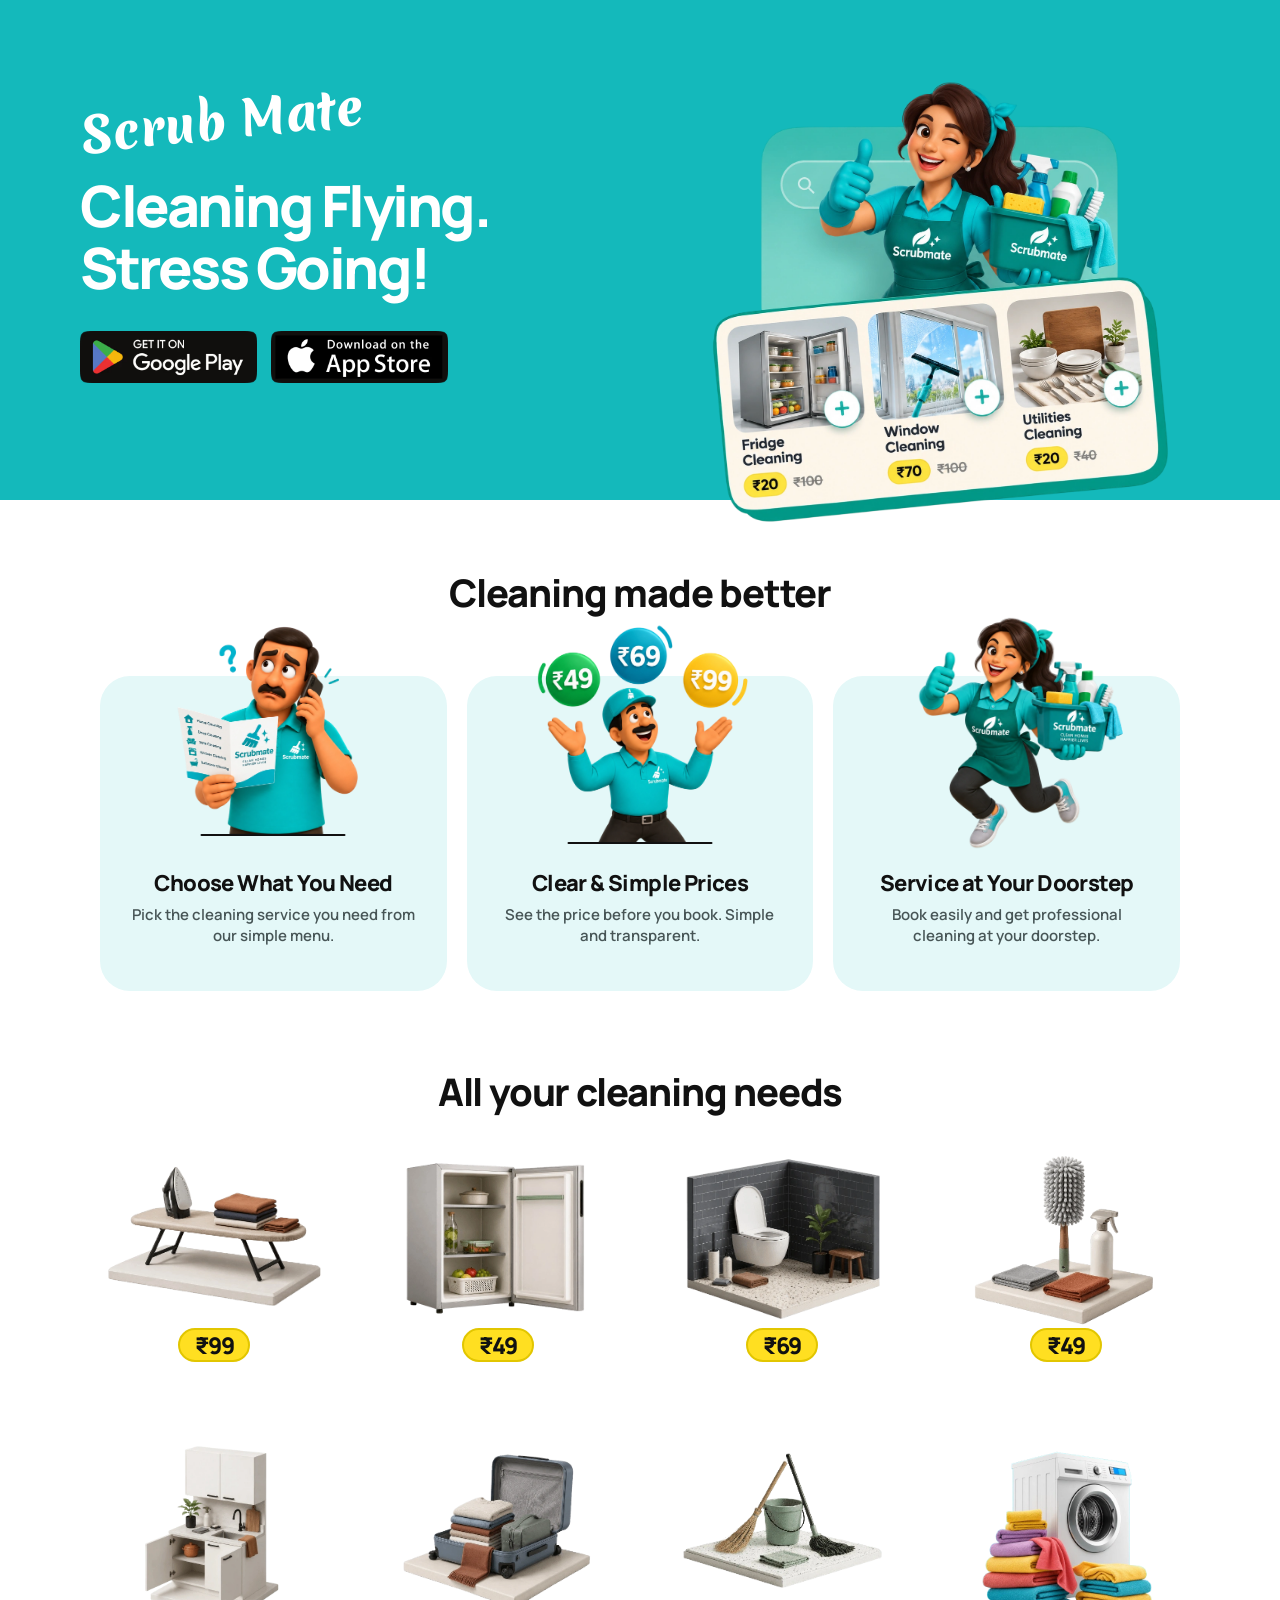
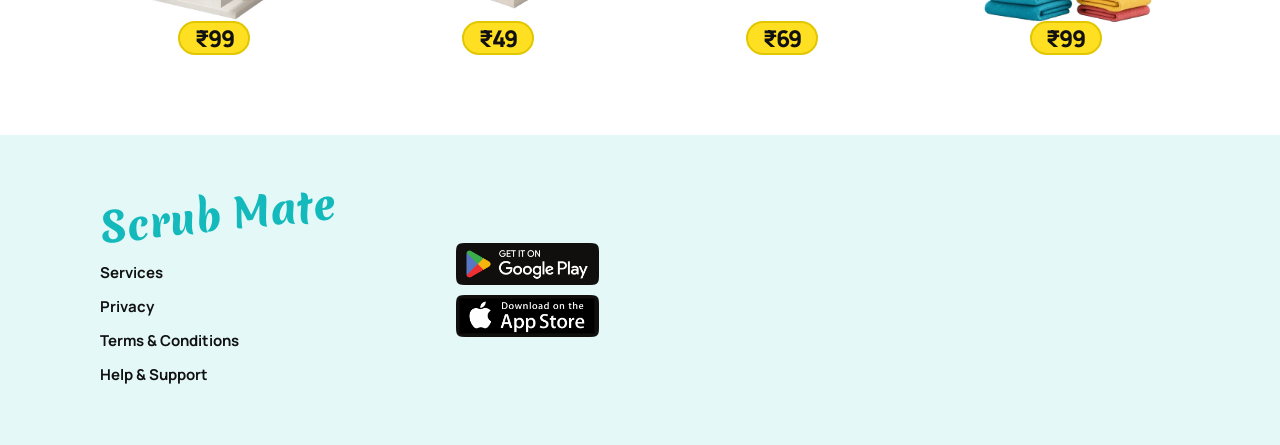
<file: index.html>
<!DOCTYPE html>
<html lang="en">

<head>

<meta charset="UTF-8">

<meta name="viewport"
      content="width=device-width, initial-scale=1.0">


<!-- =========================
     SCRUB MATE SEO
========================= -->

<title>Scrub Mate | Household Help & Home Cleaning Services Near You</title>

<meta name="description"
      content="Scrub Mate, a service by Cezonal Solutions Pvt. Ltd., provides trusted household help and professional home cleaning services near you. Find reliable help for bathroom, kitchen, fridge, bedroom, window and complete home cleaning services.">

<meta name="keywords"
      content="Scrub Mate, ScrubMate, Cezonal Solutions, Cezonal Solutions Pvt Ltd, household work near me, household help near me, home help near me, house help near me, home services near me, cleaning services near me, home cleaning near me, house cleaning near me, bathroom cleaning, kitchen cleaning, fridge cleaning, bedroom cleaning, window cleaning, complete home cleaning, cleaning services Tanuku, home help Tanuku">

<meta name="author"
      content="Cezonal Solutions Pvt. Ltd.">

<meta name="robots"
      content="index, follow">

<meta name="googlebot"
      content="index, follow">


<!-- =========================
     BUSINESS INFORMATION
========================= -->

<meta name="company"
      content="Cezonal Solutions Pvt. Ltd.">

<meta name="application-name"
      content="Scrub Mate">

<meta name="geo.placename"
      content="Tanuku, Andhra Pradesh, India">


<!-- =========================
     CANONICAL URL
========================= -->

<link rel="canonical"
      href="https://scrubmate.in/">


<!-- =========================
     SOCIAL / LINK PREVIEW
========================= -->

<meta property="og:title"
      content="Scrub Mate | Household Help & Home Cleaning Services">

<meta property="og:description"
      content="Trusted household help and professional home cleaning services from Scrub Mate by Cezonal Solutions Pvt. Ltd.">

<meta property="og:type"
      content="website">

<meta property="og:url"
      content="https://scrubmate.in/">

<meta property="og:image"
      content="https://scrubmate.in/logo.png">

<meta property="og:site_name"
      content="Scrub Mate">


<!-- =========================
     FAVICON
========================= -->

<link rel="icon"
      type="image/png"
      href="logo.png">


<!-- =========================
     GOOGLE FONTS
========================= -->

<link rel="preconnect"
      href="https://fonts.googleapis.com">

<link rel="preconnect"
      href="https://fonts.gstatic.com"
      crossorigin>

<link href="https://fonts.googleapis.com/css2?family=Manrope:wght@500;600;700;800&family=Merienda:wght@700;800&display=swap"
      rel="stylesheet">


<!-- =========================
     BUSINESS STRUCTURED DATA
========================= -->

<script type="application/ld+json">
{
  "@context": "https://schema.org",
  "@type": "Organization",
  "name": "Scrub Mate",
  "legalName": "Cezonal Solutions Pvt. Ltd.",
  "url": "https://scrubmate.in/",
  "logo": "https://scrubmate.in/logo.png",
  "email": "support@cezonalsolutions.com",
  "address": {
    "@type": "PostalAddress",
    "streetAddress": "V Max Opposite, 2nd Floor",
    "addressLocality": "Tanuku",
    "addressRegion": "Andhra Pradesh",
    "postalCode": "534211",
    "addressCountry": "IN"
  }
}
</script>


<style>


*{
    margin:0;
    padding:0;
    box-sizing:border-box;
}

body{
    font-family:"Manrope",sans-serif;
    background:#fff;
}


/* =========================
   HERO - LAPTOP
========================= */

.scrubHero{
    width:100%;
    height:500px;
    background:#14b9bb;

    display:flex;
    align-items:center;

    overflow:visible;

    position:relative;
    z-index:1;
}

.scrubHeroInner{
    width:min(1120px, calc(100% - 50px));
    height:100%;
    margin:auto;

    display:grid;
    grid-template-columns:.9fr 1.1fr;
    align-items:center;
    gap:45px;
}


/* =========================
   LEFT
========================= */

.scrubHeroLeft{
    position:relative;
    z-index:5;
    transform:translateY(-10px);
}

.scrubLogo{
    display:inline-block;
    margin-bottom:30px;

    font-family:"Merienda",cursive;
    font-size:48px;
    font-weight:800;
    line-height:1;

    color:#fff;

    transform:rotate(-6deg);
    transform-origin:center;
}

.scrubTitle{
    max-width:520px;

    color:#fff;

    font-size:57px;
    font-weight:800;
    line-height:1.08;
    letter-spacing:-2.5px;
}

.scrubTitle span{
    display:block;
}


/* =========================
   STORE IMAGES
========================= */

.scrubStores{
    margin-top:32px;

    display:flex;
    align-items:center;
    gap:14px;
}

.scrubStores a{
    display:block;
}

.scrubStores img{
    display:block;
    width:auto;
    height:52px;

    object-fit:contain;

    transition:transform .18s ease;
}

.scrubStores a:hover img{
    transform:translateY(-2px);
}

.scrubStores a:active img{
    transform:scale(.97);
}


/* =========================
   RIGHT IMAGE - LAPTOP
========================= */

.scrubHeroRight{
    position:relative;

    width:100%;
    height:100%;

    display:flex;
    align-items:flex-end;
    justify-content:center;

    overflow:visible;
}

.scrubHeroImage{
    display:block;
    width:auto;

    max-width:680px;
    max-height:485px;

    object-fit:contain;

    /* LAPTOP LOCKED */
    transform:translate(35px, 45px);

    position:relative;
    z-index:3;
}


/* =========================
   CLEANING MADE BETTER
========================= */

.cleaningBetterSection{
    width:100%;
    padding:70px 15px 35px;

    background:#fff;
    text-align:center;
}

.cleaningBetterSection h2{
    margin:0;

    color:#111;

    font-family:"Manrope",sans-serif;
    font-size:38px;
    font-weight:800;
    line-height:1.2;
    letter-spacing:-1.2px;

    white-space:nowrap;
}


/* =========================
   TABLET
========================= */

@media(max-width:900px){

    .scrubLogo{
        font-size:42px;
    }

    .scrubTitle{
        font-size:48px;
    }

    .scrubHeroImage{
        max-width:540px;
        max-height:450px;

        transform:translate(20px, 28px);
    }
}


/* =========================
   MOBILE
========================= */

@media(max-width:700px){

    .scrubHero{
        width:100%;

        height:650px;
        min-height:0;

        background:#14b9bb;

        display:block;
        position:relative;

        overflow:visible;

        /* HEADING KONCHAM KINDA */
        margin-bottom:82px;
    }


    .scrubHeroInner{
        width:100%;

        height:650px;
        min-height:0;

        margin:0;

        padding:
            calc(env(safe-area-inset-top, 0px) + 22px)
            14px
            0;

        display:flex;
        flex-direction:column;

        gap:0;

        text-align:center;
    }


    .scrubHeroLeft{
        width:100%;

        display:flex;
        flex-direction:column;
        align-items:center;

        transform:none;

        position:relative;
        z-index:5;
    }


    .scrubLogo{
        display:inline-block;

        margin:0 0 38px;

        font-size:39px;
        line-height:1;

        transform:rotate(-6deg);
    }


    .scrubTitle{
        width:100%;
        max-width:390px;

        margin:0 auto;

        font-size:42px;
        line-height:1.08;
        letter-spacing:-1.8px;

        text-align:center;
    }


    .scrubStores{
        width:100%;

        margin-top:38px;

        display:flex;
        align-items:center;
        justify-content:center;

        gap:12px;
    }


    .scrubStores img{
        width:auto;
        height:45px;
    }


    /* =========================
       MAIN IMAGE
    ========================= */

    .scrubHeroRight{
        width:100%;
        height:auto;
        min-height:0;

        margin-top:48px;

        display:flex;
        align-items:flex-start;
        justify-content:center;

        overflow:visible;

        position:relative;
        z-index:3;
    }


    .scrubHeroImage{
        display:block;

        width:100%;
        max-width:470px;

        height:auto;
        max-height:none;

        object-fit:contain;

        transform:none;

        position:relative;
        z-index:3;
    }


    /* =========================
       MOBILE NEXT SECTION
    ========================= */

    .cleaningBetterSection{
        padding:10px 10px 25px;
    }

    .cleaningBetterSection h2{
        /* FONT SIZE REDUCED */
        font-size:24px;
        line-height:1.2;
        letter-spacing:-0.5px;

        white-space:nowrap;
    }
}


/* =========================
   SMALL MOBILE
========================= */

@media(max-width:390px){

    .scrubHero{
        height:620px;

        /* KONCHAM KINDA */
        margin-bottom:72px;
    }


    .scrubHeroInner{
        height:620px;

        padding-top:
            calc(env(safe-area-inset-top, 0px) + 18px);

        padding-left:10px;
        padding-right:10px;
    }


    .scrubLogo{
        font-size:35px;
        margin-bottom:32px;
    }


    .scrubTitle{
        max-width:355px;

        font-size:37px;
        line-height:1.08;
    }


    .scrubStores{
        margin-top:32px;
        gap:9px;
    }


    .scrubStores img{
        height:40px;
    }


    .scrubHeroRight{
        margin-top:42px;
    }


    .scrubHeroImage{
        width:100%;
        max-width:430px;

        height:auto;
        max-height:none;

        transform:none;
    }


    .cleaningBetterSection{
        padding:8px 8px 25px;
    }


    .cleaningBetterSection h2{
        /* SMALL MOBILE TEXT */
        font-size:22px;
        letter-spacing:-0.4px;

        white-space:nowrap;
    }
}
/* =========================
   ALL CLEANING NEEDS GRID
========================= */

.scrubNeedsGrid{
    width:min(1080px, calc(100% - 40px));

    margin:5px auto 80px;

    display:grid;
    grid-template-columns:repeat(4, 1fr);

    column-gap:55px;
    row-gap:75px;
}


/* =========================
   EACH SERVICE
========================= */

.scrubNeedItem{
    width:100%;

    display:flex;
    flex-direction:column;
    align-items:center;
    justify-content:flex-start;

    position:relative;
}


/* =========================
   IMAGE
========================= */

.scrubNeedImage{
    width:100%;
    height:190px;

    display:flex;
    align-items:flex-end;
    justify-content:center;

    position:relative;
}


.scrubNeedImage img{
    display:block;

    width:auto;
    max-width:100%;
    height:185px;

    object-fit:contain;

    position:relative;
    z-index:1;
}


/* =========================
   PRICE BADGE
========================= */

.scrubNeedPrice{
    position:relative;
    z-index:5;

    /* IMAGE KI CLOSE */
    margin-top:-6px;

    /* COMPACT PRICE BOX */
    min-width:72px;
    height:34px;

    padding:0 11px;

    display:flex;
    align-items:center;
    justify-content:center;

    background:#ffdf21;

    border:2px solid #e2c600;

    border-radius:18px;

    color:#111;

    font-family:"Manrope", sans-serif;

    font-size:23px;
    font-weight:900;

    line-height:1;

    letter-spacing:-1px;

    box-sizing:border-box;
}


/* =========================
   TABLET
========================= */

@media(max-width:900px){

    .scrubNeedsGrid{
        width:calc(100% - 30px);

        column-gap:28px;
        row-gap:60px;
    }


    .scrubNeedImage{
        height:165px;
    }


    .scrubNeedImage img{
        height:160px;
        max-width:100%;
    }


    .scrubNeedPrice{
        margin-top:-5px;

        min-width:65px;
        height:31px;

        padding:0 10px;

        font-size:20px;

        border-width:2px;
        border-radius:16px;
    }
}


/* =========================
   MOBILE
   MINIMUM 2 EACH ROW
========================= */

@media(max-width:700px){

    .scrubNeedsGrid{
        width:calc(100% - 24px);

        margin:5px auto 55px;

        grid-template-columns:repeat(2, minmax(0, 1fr));

        column-gap:18px;
        row-gap:48px;
    }


    .scrubNeedImage{
        width:100%;
        height:145px;
    }


    .scrubNeedImage img{
        width:auto;
        max-width:100%;
        height:140px;

        object-fit:contain;
    }


    .scrubNeedPrice{
        margin-top:-5px;

        min-width:60px;
        height:29px;

        padding:0 9px;

        border-width:1.5px;
        border-radius:15px;

        font-size:18px;

        line-height:1;

        letter-spacing:-0.7px;
    }
}


/* =========================
   SMALL MOBILE
   STILL 2 EACH ROW
========================= */

@media(max-width:390px){

    .scrubNeedsGrid{
        width:calc(100% - 18px);

        grid-template-columns:repeat(2, minmax(0, 1fr));

        column-gap:10px;
        row-gap:42px;
    }


    .scrubNeedImage{
        height:130px;
    }


    .scrubNeedImage img{
        max-width:100%;
        height:126px;
    }


    .scrubNeedPrice{
        margin-top:-4px;

        min-width:56px;
        height:27px;

        padding:0 8px;

        border-width:1.5px;
        border-radius:14px;

        font-size:17px;

        line-height:1;

        letter-spacing:-0.5px;
    }
}
/* =========================
   SCRUB MATE BENEFITS
========================= */

.scrubBenefits{
    width:min(1080px, calc(100% - 40px));
    margin:25px auto 70px;

    display:grid;
    grid-template-columns:repeat(3, 1fr);
    gap:20px;
}


/* =========================
   CARD
========================= */

.scrubBenefitCard{
    width:100%;
    min-width:0;
    min-height:315px;

    background:#e4f8f8;

    border-radius:30px;

    display:flex;
    flex-direction:column;

    position:relative;
    overflow:visible;
}


/* =========================
   IMAGE
========================= */

.scrubBenefitImage{
    width:100%;
    height:190px;

    display:flex;
    align-items:flex-end;
    justify-content:center;

    position:relative;
}


.scrubBenefitImage img{
    display:block;

    width:auto;
    max-width:94%;
    height:230px;

    object-fit:contain;

    transform:translateY(-22px);

    position:relative;

    /* IMAGE BELOW LINE */
    z-index:2;
}


/* =========================
   BLACK LINE
   CARD 1 + CARD 2 ONLY
========================= */

.scrubImageLine{
    position:absolute;

    left:50%;
    bottom:22px;

    transform:translateX(-50%);

    width:145px;
    height:1.5px;

    background:#111;

    border-radius:20px;

    /* ABOVE IMAGE / WHITE GAP */
    z-index:5;

    pointer-events:none;
}


/* =========================
   FIRST CARD LINE ONLY
   LITTLE MORE UP
========================= */

.scrubBenefitCard:first-child .scrubImageLine{
    bottom:30px;
}


/* =========================
   THIRD IMAGE ONLY
========================= */

.scrubDoorstepCard .scrubBenefitImage img{
    height:250px;
    max-width:98%;

    /* BIGGER + LOWER */
    transform:translateY(-8px);

    position:relative;
    z-index:2;
}


/* =========================
   CONTENT
========================= */

.scrubBenefitContent{
    width:100%;

    padding:5px 22px 16px;

    text-align:center;
}


.scrubBenefitContent h3{
    margin:0 auto 8px;

    color:#111;

    font-size:22px;
    font-weight:800;
    line-height:1.15;

    letter-spacing:-0.6px;
}


.scrubBenefitContent p{
    max-width:285px;

    margin:0 auto;

    color:#475556;

    font-size:15px;
    font-weight:600;
    line-height:1.4;
}


/* =========================
   TABLET
========================= */

@media(max-width:900px){

    .scrubBenefits{
        width:calc(100% - 30px);
        gap:16px;
    }


    .scrubBenefitCard{
        min-height:305px;

        border-radius:25px;
    }


    .scrubBenefitImage{
        height:180px;
    }


    .scrubBenefitImage img{
        max-width:94%;

        height:215px;

        transform:translateY(-20px);

        position:relative;
        z-index:2;
    }


    .scrubImageLine{
        width:130px;

        bottom:20px;

        z-index:5;
    }


    /* FIRST CARD LINE ONLY */

    .scrubBenefitCard:first-child .scrubImageLine{
        bottom:28px;
    }


    /* THIRD IMAGE */

    .scrubDoorstepCard .scrubBenefitImage img{
        height:235px;
        max-width:98%;

        transform:translateY(-7px);
    }


    .scrubBenefitContent{
        padding:4px 18px 15px;
    }


    .scrubBenefitContent h3{
        font-size:19px;

        margin-bottom:7px;
    }


    .scrubBenefitContent p{
        font-size:14px;

        line-height:1.4;
    }
}


/* =========================
   MOBILE
========================= */

@media(max-width:700px){

    .scrubBenefits{
        width:calc(100% - 32px);

        margin:30px auto 50px;

        display:grid;
        grid-template-columns:1fr;

        /* CARDS / IMAGES DON'T MIX */
        gap:65px;
    }


    .scrubBenefitCard{
        width:100%;
        max-width:390px;

        min-height:310px;

        margin:0 auto;

        border-radius:26px;

        background:#e4f8f8;

        overflow:visible;
    }


    .scrubBenefitImage{
        height:185px;

        position:relative;
    }


    .scrubBenefitImage img{
        width:auto;

        max-width:95%;
        height:225px;

        object-fit:contain;

        transform:translateY(-20px);

        position:relative;
        z-index:2;
    }


    /* =========================
       BLACK LINE
    ========================= */

    .scrubImageLine{
        width:140px;
        height:1.5px;

        bottom:21px;

        background:#111;

        z-index:5;
    }


    /* 1ST CARD LINE ONLY - MORE UP */

    .scrubBenefitCard:first-child .scrubImageLine{
        bottom:29px;
    }


    /* =========================
       THIRD IMAGE
       BIGGER + LOWER
    ========================= */

    .scrubDoorstepCard .scrubBenefitImage img{
        height:250px;
        max-width:100%;

        transform:translateY(-5px);

        position:relative;
        z-index:2;
    }


    .scrubBenefitContent{
        padding:4px 18px 15px;
    }


    .scrubBenefitContent h3{
        margin:0 0 7px;

        font-size:20px;
        font-weight:800;
        line-height:1.15;
    }


    .scrubBenefitContent p{
        max-width:310px;

        margin:0 auto;

        font-size:14px;
        font-weight:600;
        line-height:1.4;
    }
}


/* =========================
   SMALL MOBILE
========================= */

@media(max-width:390px){

    .scrubBenefits{
        width:calc(100% - 26px);

        gap:60px;
    }


    .scrubBenefitCard{
        min-height:300px;

        border-radius:24px;
    }


    .scrubBenefitImage{
        height:180px;
    }


    .scrubBenefitImage img{
        max-width:96%;

        height:218px;

        transform:translateY(-19px);

        position:relative;
        z-index:2;
    }


    .scrubImageLine{
        width:125px;

        bottom:20px;

        z-index:5;
    }


    /* 1ST CARD LINE ONLY - MORE UP */

    .scrubBenefitCard:first-child .scrubImageLine{
        bottom:28px;
    }


    /* =========================
       THIRD IMAGE
    ========================= */

    .scrubDoorstepCard .scrubBenefitImage img{
        height:242px;
        max-width:100%;

        transform:translateY(-4px);

        position:relative;
        z-index:2;
    }


    .scrubBenefitContent{
        padding:3px 15px 14px;
    }


    .scrubBenefitContent h3{
        font-size:19px;

        margin-bottom:6px;
    }


    .scrubBenefitContent p{
        font-size:13.5px;

        line-height:1.4;
    }
}
.scrubNeedsSection{
    width:100%;
    padding:8px 15px 25px;
    background:#fff;
    text-align:center;
}

.scrubNeedsSection h2{
    margin:0;
    color:#111;
    font-family:"Manrope", sans-serif;
    font-size:38px;
    font-weight:800;
    line-height:1.2;
    letter-spacing:-1.2px;
    white-space:nowrap;
}

@media(max-width:700px){

    .scrubNeedsSection{
        padding:6px 10px 22px;
    }

    .scrubNeedsSection h2{
        font-size:25px;
        letter-spacing:-0.6px;
    }
}

@media(max-width:390px){

    .scrubNeedsSection{
        padding:5px 8px 20px;
    }

    .scrubNeedsSection h2{
        font-size:23px;
        letter-spacing:-0.5px;
    }
}

/* =========================
   SCRUB MATE FOOTER
========================= */

.scrubFooter{
    width:100%;

    /* SCRUB MATE LIGHT COLOR */
    background:#e4f8f8;

    margin:0;
    padding:0;
}


.scrubFooterInner{
    width:min(1080px, calc(100% - 40px));

    min-height:310px;

    margin:0 auto;

    padding:60px 0;

    display:flex;
    align-items:center;

    gap:120px;
}


/* =========================
   LEFT SIDE
========================= */

.scrubFooterLeft{
    display:flex;
    flex-direction:column;

    align-items:flex-start;
}


/* =========================
   LOGO
========================= */

.scrubFooterLogo{
    display:inline-block;

    margin-bottom:28px;

    font-family:"Merienda", cursive;

    font-size:40px;
    font-weight:800;

    line-height:1;

    color:#14b9bb;

    transform:rotate(-6deg);
    transform-origin:center;
}


/* =========================
   LINKS
========================= */

.scrubFooterLinks{
    display:flex;
    flex-direction:column;

    align-items:flex-start;

    gap:16px;
}


.scrubFooterLinks a{
    color:#111;

    text-decoration:none;

    font-family:"Manrope", sans-serif;

    font-size:15px;
    font-weight:700;

    line-height:1.2;
}


.scrubFooterLinks a:hover{
    color:#079fa2;
}


/* =========================
   STORE BUTTONS
========================= */

.scrubFooterStores{
    display:flex;
    flex-direction:column;

    align-items:flex-start;

    gap:10px;
}


.scrubFooterStores a{
    display:block;

    text-decoration:none;
}


.scrubFooterStores img{
    display:block;

    width:auto;
    height:42px;

    object-fit:contain;
}


/* =========================
   TABLET
========================= */

@media(max-width:900px){

    .scrubFooterInner{
        width:calc(100% - 40px);

        gap:80px;

        min-height:280px;

        padding:50px 0;
    }


    .scrubFooterLogo{
        font-size:36px;

        margin-bottom:25px;
    }


    .scrubFooterLinks{
        gap:14px;
    }


    .scrubFooterLinks a{
        font-size:14px;
    }


    .scrubFooterStores img{
        height:40px;
    }
}


/* =========================
   MOBILE
========================= */

@media(max-width:700px){

    .scrubFooter{
        background:#e4f8f8;
    }


    .scrubFooterInner{
        width:100%;

        min-height:240px;

        margin:0;

        padding:35px 18px 38px;

        display:flex;
        flex-direction:row;

        align-items:flex-end;
        justify-content:space-between;

        gap:15px;
    }


    /* LEFT */

    .scrubFooterLeft{
        flex:1;

        min-width:0;

        align-items:flex-start;
    }


    /* LOGO */

    .scrubFooterLogo{
        margin:0 0 25px;

        font-size:29px;

        transform:rotate(-6deg);
    }


    /* LINKS */

    .scrubFooterLinks{
        gap:13px;
    }


    .scrubFooterLinks a{
        font-size:12px;

        font-weight:700;

        white-space:nowrap;
    }


    /* STORE BADGES RIGHT */

    .scrubFooterStores{
        flex-shrink:0;

        align-items:flex-end;

        gap:8px;

        padding-bottom:0;
    }


    .scrubFooterStores img{
        width:auto;

        height:37px;

        object-fit:contain;
    }
}


/* =========================
   SMALL MOBILE
========================= */

@media(max-width:390px){

    .scrubFooterInner{
        min-height:225px;

        padding:32px 15px 35px;

        gap:10px;
    }


    .scrubFooterLogo{
        font-size:27px;

        margin-bottom:23px;
    }


    .scrubFooterLinks{
        gap:12px;
    }


    .scrubFooterLinks a{
        font-size:11px;
    }


    .scrubFooterStores{
        gap:7px;
    }


    .scrubFooterStores img{
        height:34px;
    }
}
</style>
 
</head>

<body>


<!-- =========================
     HERO
========================= -->

<section class="scrubHero">

    <div class="scrubHeroInner">


        <!-- LEFT -->
        <div class="scrubHeroLeft">

            <div class="scrubLogo">
                Scrub Mate
            </div>


            <h1 class="scrubTitle">
                Cleaning Flying.
                <span>Stress Going!</span>
            </h1>


            <div class="scrubStores">

                <a href="#">
                    <img
                        src="google.avif"
                        alt="Get it on Google Play">
                </a>

                <a href="#">
                    <img
                        src="app.avif"
                        alt="Download on the App Store">
                </a>

            </div>

        </div>


        <!-- RIGHT -->
        <div class="scrubHeroRight">

            <img
                src="main.webp"
                class="scrubHeroImage"
                alt="Scrub Mate">

        </div>


    </div>

</section>


<!-- =========================
     CLEANING MADE BETTER
========================= -->

<section class="cleaningBetterSection">
    <h2>Cleaning made better</h2>
</section>
<section class="scrubBenefits">

    <!-- CARD 1 : MENU -->
    <div class="scrubBenefitCard">

        <div class="scrubBenefitImage">
            <img src="f1.webp" alt="Choose Cleaning Service">

            <span class="scrubImageLine"></span>
        </div>

        <div class="scrubBenefitContent">
            <h3>Choose What You Need</h3>

            <p>
                Pick the cleaning service you need from our simple menu.
            </p>
        </div>

    </div>


    <!-- CARD 2 : PRICES -->
    <div class="scrubBenefitCard">

        <div class="scrubBenefitImage">
            <img src="f2.webp" alt="Cleaning Prices">

            <span class="scrubImageLine"></span>
        </div>

        <div class="scrubBenefitContent">
            <h3>Clear & Simple Prices</h3>

            <p>
                See the price before you book. Simple and transparent.
            </p>
        </div>

    </div>


    <!-- CARD 3 : DOORSTEP -->
    <div class="scrubBenefitCard scrubDoorstepCard">

        <div class="scrubBenefitImage">
            <img src="f3.webp" alt="Doorstep Cleaning Service">
        </div>

        <div class="scrubBenefitContent">
            <h3>Service at Your Doorstep</h3>

            <p>
                Book easily and get professional cleaning at your doorstep.
            </p>
        </div>

    </div>

</section>
<section class="scrubNeedsSection">
    <h2>All your cleaning needs</h2>
</section>
<section class="scrubNeedsGrid">

    <div class="scrubNeedItem">
        <div class="scrubNeedImage">
            <img src="service/1.webp" alt="Cleaning Service">
        </div>
        <div class="scrubNeedPrice">₹99</div>
    </div>

    <div class="scrubNeedItem">
        <div class="scrubNeedImage">
            <img src="service/2.webp" alt="Cleaning Service">
        </div>
        <div class="scrubNeedPrice">₹49</div>
    </div>

    <div class="scrubNeedItem">
        <div class="scrubNeedImage">
            <img src="service/3.webp" alt="Cleaning Service">
        </div>
        <div class="scrubNeedPrice">₹69</div>
    </div>

    <div class="scrubNeedItem">
        <div class="scrubNeedImage">
            <img src="service/4.webp" alt="Cleaning Service">
        </div>
        <div class="scrubNeedPrice">₹49</div>
    </div>

    <div class="scrubNeedItem">
        <div class="scrubNeedImage">
            <img src="service/5.webp" alt="Cleaning Service">
        </div>
        <div class="scrubNeedPrice">₹99</div>
    </div>

    <div class="scrubNeedItem">
        <div class="scrubNeedImage">
            <img src="service/6.webp" alt="Cleaning Service">
        </div>
        <div class="scrubNeedPrice">₹49</div>
    </div>

    <div class="scrubNeedItem">
        <div class="scrubNeedImage">
            <img src="service/7.webp" alt="Cleaning Service">
        </div>
        <div class="scrubNeedPrice">₹69</div>
    </div>

    <div class="scrubNeedItem">
        <div class="scrubNeedImage">
            <img src="service/8.webp" alt="Cleaning Service">
        </div>
        <div class="scrubNeedPrice">₹99</div>
    </div>

</section>
<!-- =========================
     SCRUB MATE FOOTER
========================= -->

<footer class="scrubFooter">

    <div class="scrubFooterInner">

        <!-- LEFT -->
        <div class="scrubFooterLeft">

            <div class="scrubFooterLogo">
                Scrub Mate
            </div>

            <nav class="scrubFooterLinks">
 <a href="services.html">Services</a>
               <a href="privacy.html">Privacy</a>

    <a href="conditions.html">Terms &amp; Conditions</a>

    <a href="help.html">Help &amp; Support</a>
            </nav>

        </div>


        <!-- APP DOWNLOAD -->
        <div class="scrubFooterStores">

            <a href="#" aria-label="Download on Google Play">
                <img
                    src="google.avif"
                    alt="Get it on Google Play"
                >
            </a>

            <a href="#" aria-label="Download on App Store">
                <img
                    src="app.avif"
                    alt="Download on the App Store"
                >
            </a>

        </div>

    </div>

</footer>
</body>
</html>
</file>
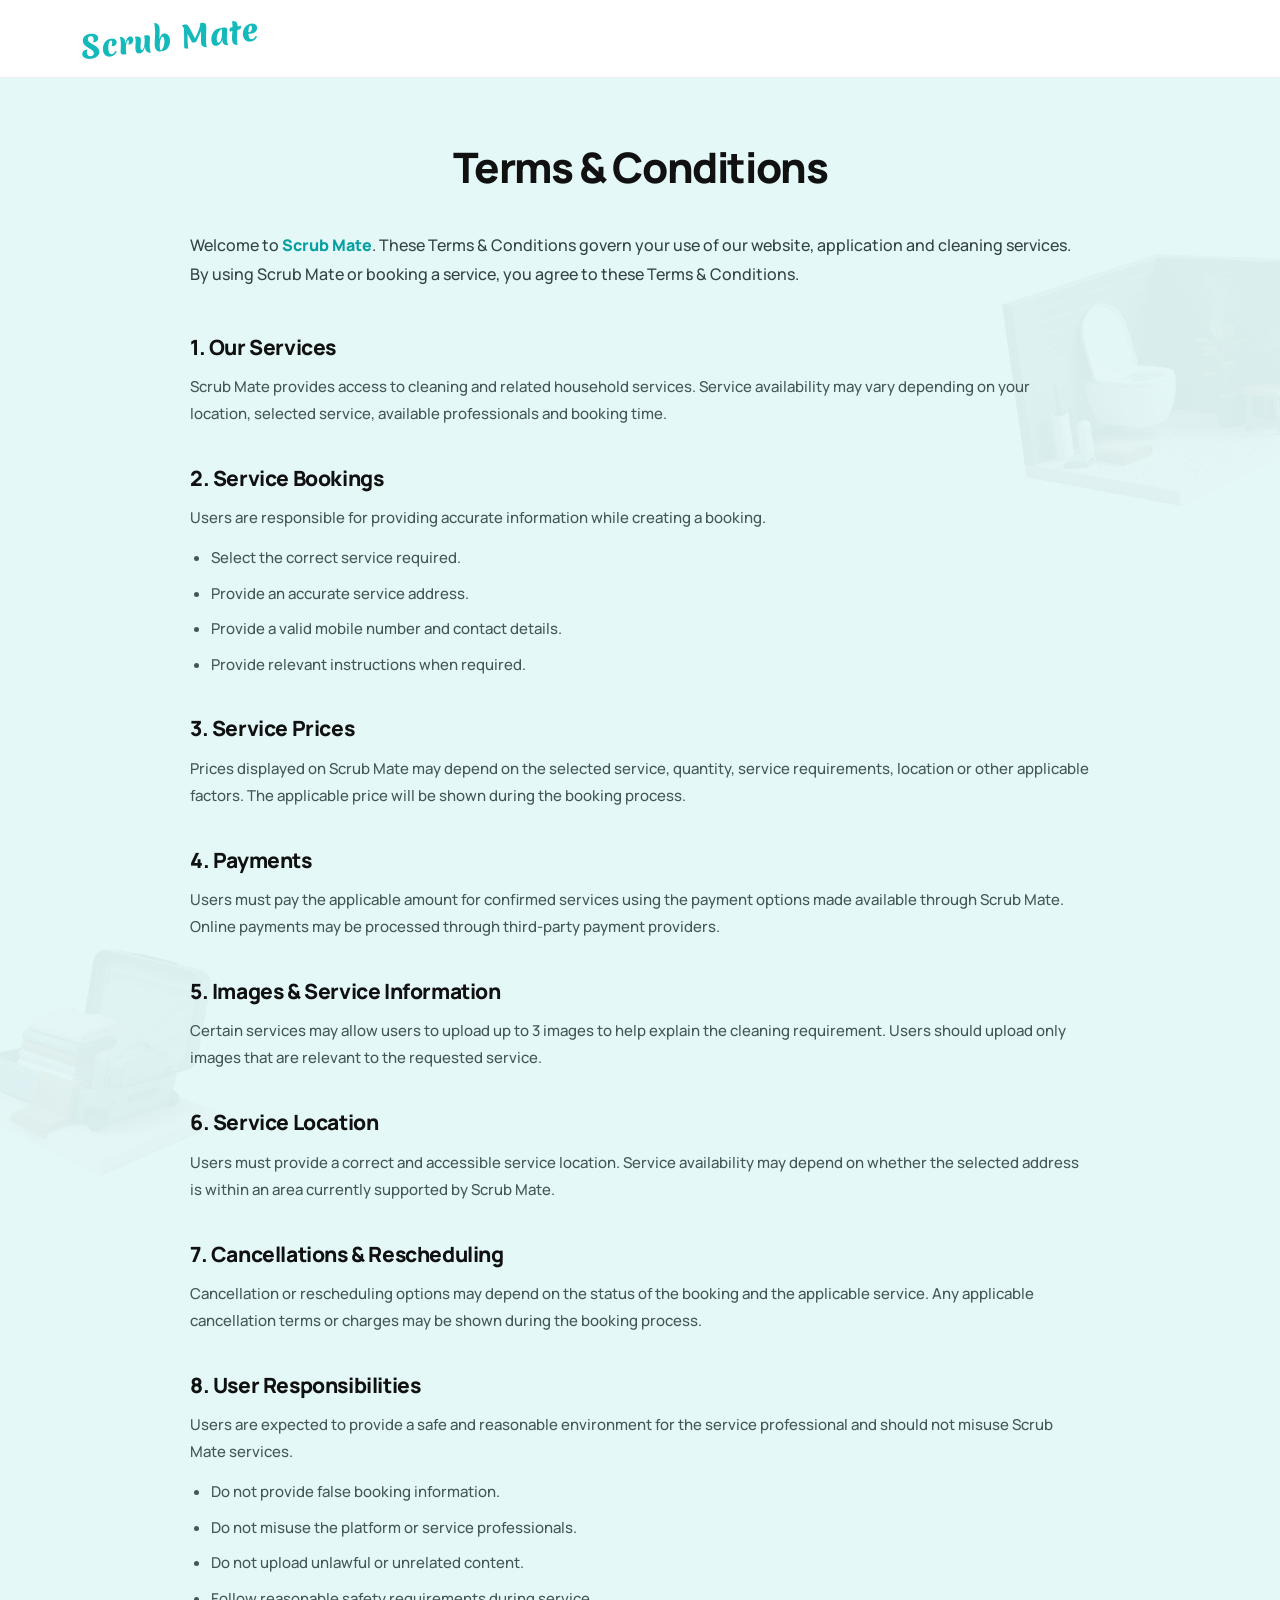
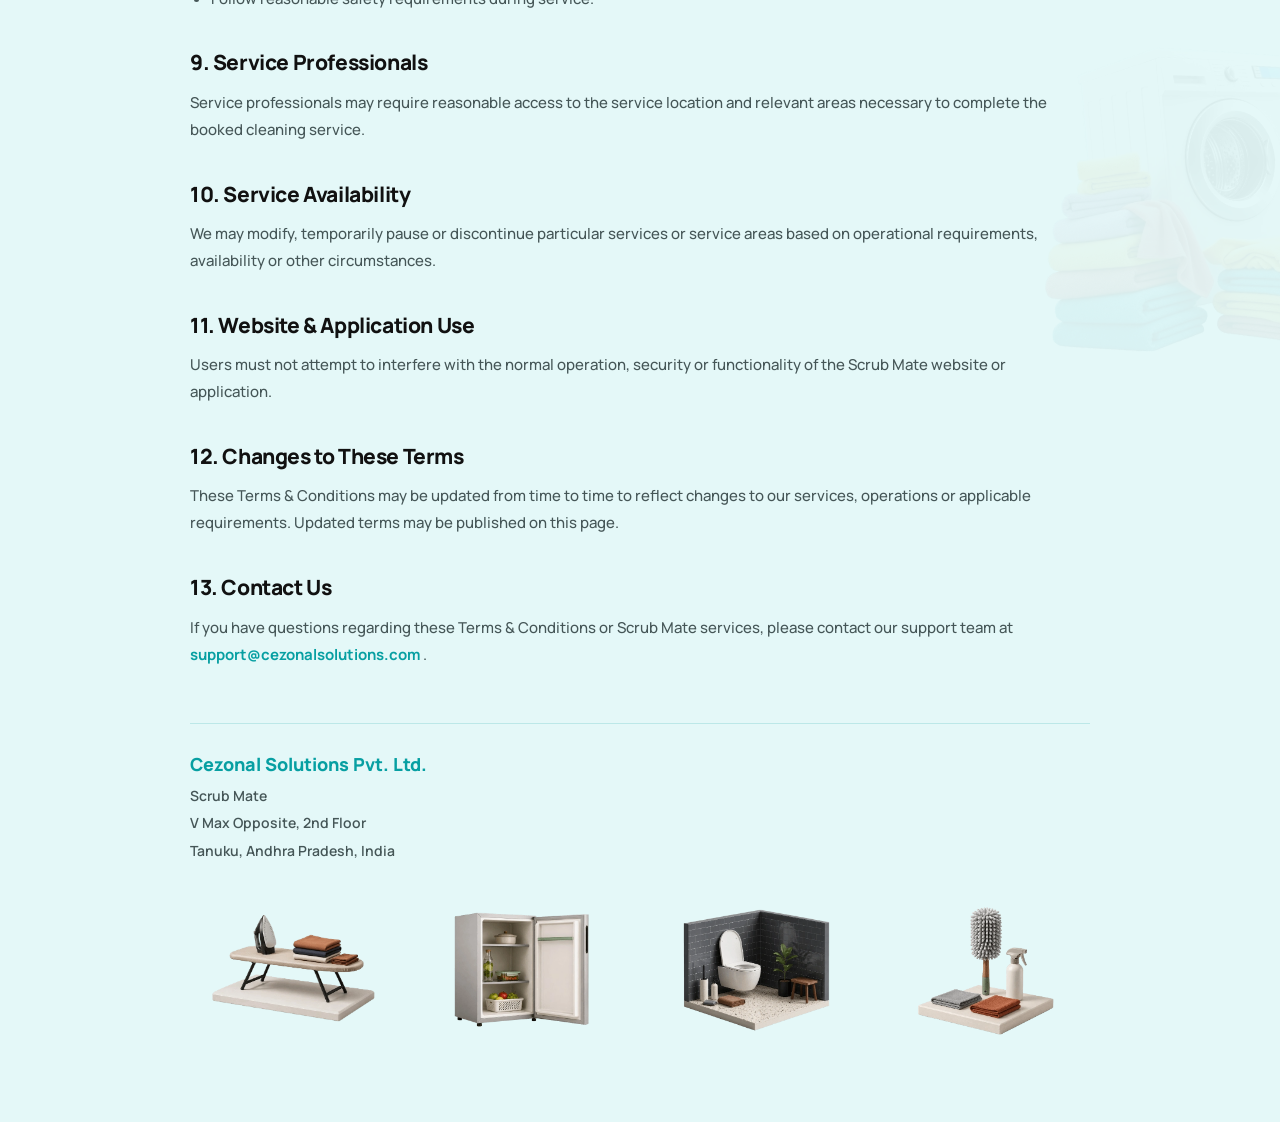
<file: conditions.html>
<!DOCTYPE html>
<html lang="en">

<head>

<meta charset="UTF-8">
<meta name="viewport" content="width=device-width, initial-scale=1.0">

<title>Terms & Conditions - Scrub Mate</title>

<link rel="icon" type="image/png" href="logo.png">

<!-- GOOGLE FONTS -->
<link rel="preconnect" href="https://fonts.googleapis.com">
<link rel="preconnect" href="https://fonts.gstatic.com" crossorigin>

<link href="https://fonts.googleapis.com/css2?family=Manrope:wght@400;500;600;700;800&family=Merienda:wght@700;800&display=swap"
      rel="stylesheet">

<style>

/* =========================
   RESET
========================= */

*{
    margin:0;
    padding:0;
    box-sizing:border-box;
}

html{
    scroll-behavior:smooth;
}

body{
    width:100%;
    min-height:100vh;

    font-family:"Manrope", sans-serif;

    background:#e4f8f8;
    color:#111;
}


/* =========================
   STICKY NAVBAR
========================= */

.termsNav{
    width:100%;
    height:78px;

    background:#fff;
    border-bottom:1px solid #eeeeee;

    display:flex;
    align-items:center;

    position:sticky;
    top:0;

    z-index:1000;
}

.termsNavInner{
    width:min(1120px, calc(100% - 50px));
    height:100%;

    margin:0 auto;

    display:flex;
    align-items:center;
}


/* =========================
   LOGO
========================= */

.termsNavLogo{
    display:inline-block;

    font-family:"Merienda", cursive;

    font-size:30px;
    font-weight:800;
    line-height:1;

    color:#14b9bb;

    text-decoration:none;

    transform:rotate(-6deg);
    transform-origin:center;

    transition:transform .18s ease;
}

.termsNavLogo:hover{
    transform:rotate(-6deg) scale(1.03);
}

.termsNavLogo:active{
    transform:rotate(-6deg) scale(.97);
}


/* =========================
   MAIN PAGE
========================= */

.termsPage{
    width:100%;

    min-height:calc(100vh - 78px);

    padding-bottom:80px;

    background:#e4f8f8;

    position:relative;

    overflow:hidden;
}


/* =========================
   HEADING
========================= */

.termsHero{
    width:100%;

    padding:65px 20px 40px;

    text-align:center;

    position:relative;
    z-index:5;
}

.termsHero h1{
    margin:0;

    color:#111;

    font-size:42px;
    font-weight:800;

    line-height:1.15;

    letter-spacing:-1.4px;
}


/* =========================
   LIGHT BACKGROUND IMAGES
========================= */

.termsDecor{
    position:absolute;

    display:block;

    width:auto;

    object-fit:contain;

    opacity:0.05;

    pointer-events:none;
    user-select:none;

    z-index:1;
}

.termsDecorOne{
    width:330px;

    top:160px;
    right:-50px;

    transform:rotate(-8deg);
}

.termsDecorTwo{
    width:300px;

    top:850px;
    left:-60px;

    transform:rotate(7deg);
}

.termsDecorThree{
    width:330px;

    top:1550px;
    right:-70px;

    transform:rotate(-5deg);
}


/* =========================
   CONTENT
========================= */

.termsContent{
    width:min(900px, calc(100% - 40px));

    margin:0 auto;

    position:relative;
    z-index:5;
}


/* =========================
   INTRO
========================= */

.termsIntro{
    margin:0 0 45px;

    color:#334344;

    font-size:16px;
    font-weight:500;

    line-height:1.8;
}

.termsHighlight{
    color:#079fa2;
    font-weight:800;
}


/* =========================
   EACH POINT
========================= */

.termsPoint{
    margin-bottom:38px;
}

.termsPoint h2{
    margin:0 0 12px;

    color:#111;

    font-size:21px;
    font-weight:800;

    line-height:1.3;

    letter-spacing:-0.4px;
}

.termsPoint p{
    margin:0;

    color:#455657;

    font-size:15px;
    font-weight:500;

    line-height:1.8;
}


/* =========================
   LIST
========================= */

.termsList{
    margin:14px 0 0;

    padding-left:21px;
}

.termsList li{
    margin-bottom:10px;

    color:#455657;

    font-size:15px;
    font-weight:500;

    line-height:1.7;
}

.termsList li:last-child{
    margin-bottom:0;
}


/* =========================
   EMAIL
========================= */

.termsEmail{
    color:#079fa2;

    font-weight:700;

    text-decoration:none;
}

.termsEmail:hover{
    text-decoration:underline;
}


/* =========================
   COMPANY DETAILS
========================= */

.termsCompany{
    margin-top:55px;

    padding-top:28px;

    border-top:1px solid rgba(7,159,162,.18);
}

.termsCompanyTitle{
    margin-bottom:9px;

    color:#079fa2;

    font-size:18px;
    font-weight:800;
}

.termsCompany p{
    margin:0 0 5px;

    color:#455657;

    font-size:14px;
    font-weight:600;

    line-height:1.6;
}


/* =========================
   BOTTOM IMAGES
========================= */

.termsCompanyImages{
    width:100%;

    margin-top:35px;

    display:grid;

    grid-template-columns:repeat(4, 1fr);

    align-items:end;

    gap:25px;
}

.termsCompanyImage{
    width:100%;
    height:145px;

    display:flex;

    align-items:flex-end;
    justify-content:center;
}

.termsCompanyImage img{
    display:block;

    width:auto;
    max-width:100%;

    height:140px;

    object-fit:contain;
}


/* =========================
   TABLET
========================= */

@media(max-width:900px){

    .termsDecorOne{
        width:280px;
        right:-80px;
    }

    .termsDecorTwo{
        width:260px;
        left:-80px;
    }

    .termsDecorThree{
        width:290px;
        right:-90px;
    }
}


/* =========================
   MOBILE
========================= */

@media(max-width:700px){

    .termsNav{
        height:68px;
    }

    .termsNavInner{
        width:100%;

        margin:0;

        padding:0 18px;
    }

    .termsNavLogo{
        font-size:27px;
    }


    .termsPage{
        min-height:calc(100vh - 68px);

        padding-bottom:60px;
    }


    .termsHero{
        padding:48px 15px 36px;
    }

    .termsHero h1{
        font-size:31px;

        letter-spacing:-0.8px;
    }


    .termsContent{
        width:calc(100% - 36px);
    }


    .termsIntro{
        margin-bottom:36px;

        font-size:14px;

        line-height:1.75;
    }


    .termsPoint{
        margin-bottom:32px;
    }

    .termsPoint h2{
        margin-bottom:10px;

        font-size:18px;
    }

    .termsPoint p{
        font-size:14px;

        line-height:1.75;
    }


    .termsList{
        margin-top:12px;

        padding-left:19px;
    }

    .termsList li{
        margin-bottom:9px;

        font-size:14px;

        line-height:1.7;
    }


    /* LIGHT IMAGES */

    .termsDecor{
        opacity:0.045;
    }

    .termsDecorOne{
        width:220px;

        top:170px;
        right:-75px;
    }

    .termsDecorTwo{
        width:210px;

        top:950px;
        left:-80px;
    }

    .termsDecorThree{
        width:230px;

        top:1700px;
        right:-90px;
    }


    /* COMPANY */

    .termsCompany{
        margin-top:45px;

        padding-top:24px;
    }

    .termsCompanyTitle{
        font-size:16px;
    }

    .termsCompany p{
        font-size:13px;
    }


    /* BOTTOM IMAGES */

    .termsCompanyImages{
        margin-top:28px;

        grid-template-columns:repeat(4, minmax(0,1fr));

        gap:8px;
    }

    .termsCompanyImage{
        height:90px;
    }

    .termsCompanyImage img{
        width:100%;

        max-width:100%;

        height:88px;

        object-fit:contain;
    }
}


/* =========================
   SMALL MOBILE
========================= */

@media(max-width:390px){

    .termsNav{
        height:64px;
    }

    .termsNavInner{
        padding:0 15px;
    }

    .termsNavLogo{
        font-size:25px;
    }


    .termsHero{
        padding:42px 12px 32px;
    }

    .termsHero h1{
        font-size:27px;
    }


    .termsContent{
        width:calc(100% - 30px);
    }


    .termsIntro{
        font-size:13.5px;
    }

    .termsPoint h2{
        font-size:17px;
    }

    .termsPoint p,
    .termsList li{
        font-size:13.5px;
    }


    .termsCompanyImages{
        gap:5px;

        margin-top:25px;
    }

    .termsCompanyImage{
        height:78px;
    }

    .termsCompanyImage img{
        height:76px;
    }
}

</style>

</head>


<body>


<!-- =========================
     STICKY NAVBAR
========================= -->

<header class="termsNav">

    <div class="termsNavInner">

        <a href="index.html"
           class="termsNavLogo">

            Scrub Mate

        </a>

    </div>

</header>



<!-- =========================
     TERMS PAGE
========================= -->

<main class="termsPage">


    <!-- LIGHT BACKGROUND IMAGES -->

    <img
        src="service/3.webp"
        class="termsDecor termsDecorOne"
        alt="">

    <img
        src="service/6.webp"
        class="termsDecor termsDecorTwo"
        alt="">

    <img
        src="service/8.webp"
        class="termsDecor termsDecorThree"
        alt="">



    <!-- =========================
         HEADING
    ========================= -->

    <section class="termsHero">

        <h1>Terms &amp; Conditions</h1>

    </section>



    <!-- =========================
         CONTENT
    ========================= -->

    <div class="termsContent">


        <!-- INTRO -->

        <p class="termsIntro">

            Welcome to
            <span class="termsHighlight">Scrub Mate</span>.
            These Terms &amp; Conditions govern your use of our
            website, application and cleaning services. By using
            Scrub Mate or booking a service, you agree to these
            Terms &amp; Conditions.

        </p>



        <!-- 1 -->

        <div class="termsPoint">

            <h2>1. Our Services</h2>

            <p>
                Scrub Mate provides access to cleaning and related
                household services. Service availability may vary
                depending on your location, selected service,
                available professionals and booking time.
            </p>

        </div>



        <!-- 2 -->

        <div class="termsPoint">

            <h2>2. Service Bookings</h2>

            <p>
                Users are responsible for providing accurate
                information while creating a booking.
            </p>

            <ul class="termsList">

                <li>
                    Select the correct service required.
                </li>

                <li>
                    Provide an accurate service address.
                </li>

                <li>
                    Provide a valid mobile number and contact details.
                </li>

                <li>
                    Provide relevant instructions when required.
                </li>

            </ul>

        </div>



        <!-- 3 -->

        <div class="termsPoint">

            <h2>3. Service Prices</h2>

            <p>
                Prices displayed on Scrub Mate may depend on the
                selected service, quantity, service requirements,
                location or other applicable factors. The applicable
                price will be shown during the booking process.
            </p>

        </div>



        <!-- 4 -->

        <div class="termsPoint">

            <h2>4. Payments</h2>

            <p>
                Users must pay the applicable amount for confirmed
                services using the payment options made available
                through Scrub Mate. Online payments may be processed
                through third-party payment providers.
            </p>

        </div>



        <!-- 5 -->

        <div class="termsPoint">

            <h2>5. Images &amp; Service Information</h2>

            <p>
                Certain services may allow users to upload up to
                3 images to help explain the cleaning requirement.
                Users should upload only images that are relevant
                to the requested service.
            </p>

        </div>



        <!-- 6 -->

        <div class="termsPoint">

            <h2>6. Service Location</h2>

            <p>
                Users must provide a correct and accessible service
                location. Service availability may depend on whether
                the selected address is within an area currently
                supported by Scrub Mate.
            </p>

        </div>



        <!-- 7 -->

        <div class="termsPoint">

            <h2>7. Cancellations &amp; Rescheduling</h2>

            <p>
                Cancellation or rescheduling options may depend on
                the status of the booking and the applicable service.
                Any applicable cancellation terms or charges may be
                shown during the booking process.
            </p>

        </div>



        <!-- 8 -->

        <div class="termsPoint">

            <h2>8. User Responsibilities</h2>

            <p>
                Users are expected to provide a safe and reasonable
                environment for the service professional and should
                not misuse Scrub Mate services.
            </p>

            <ul class="termsList">

                <li>
                    Do not provide false booking information.
                </li>

                <li>
                    Do not misuse the platform or service professionals.
                </li>

                <li>
                    Do not upload unlawful or unrelated content.
                </li>

                <li>
                    Follow reasonable safety requirements during service.
                </li>

            </ul>

        </div>



        <!-- 9 -->

        <div class="termsPoint">

            <h2>9. Service Professionals</h2>

            <p>
                Service professionals may require reasonable access
                to the service location and relevant areas necessary
                to complete the booked cleaning service.
            </p>

        </div>



        <!-- 10 -->

        <div class="termsPoint">

            <h2>10. Service Availability</h2>

            <p>
                We may modify, temporarily pause or discontinue
                particular services or service areas based on
                operational requirements, availability or other
                circumstances.
            </p>

        </div>



        <!-- 11 -->

        <div class="termsPoint">

            <h2>11. Website &amp; Application Use</h2>

            <p>
                Users must not attempt to interfere with the normal
                operation, security or functionality of the Scrub Mate
                website or application.
            </p>

        </div>



        <!-- 12 -->

        <div class="termsPoint">

            <h2>12. Changes to These Terms</h2>

            <p>
                These Terms &amp; Conditions may be updated from time
                to time to reflect changes to our services, operations
                or applicable requirements. Updated terms may be
                published on this page.
            </p>

        </div>



        <!-- 13 -->

        <div class="termsPoint">

            <h2>13. Contact Us</h2>

            <p>
                If you have questions regarding these Terms &amp;
                Conditions or Scrub Mate services, please contact
                our support team at

                <a
                    href="mailto:support@cezonalsolutions.com"
                    class="termsEmail">

                    support@cezonalsolutions.com

                </a>.
            </p>

        </div>



        <!-- =========================
             COMPANY DETAILS
        ========================= -->

        <div class="termsCompany">

            <div class="termsCompanyTitle">
                Cezonal Solutions Pvt. Ltd.
            </div>

            <p>Scrub Mate</p>

            <p>V Max Opposite, 2nd Floor</p>

            <p>Tanuku, Andhra Pradesh, India</p>


            <!-- =========================
                 4 BOTTOM IMAGES
            ========================= -->

            <div class="termsCompanyImages">

                <div class="termsCompanyImage">
                    <img src="service/1.webp" alt="">
                </div>

                <div class="termsCompanyImage">
                    <img src="service/2.webp" alt="">
                </div>

                <div class="termsCompanyImage">
                    <img src="service/3.webp" alt="">
                </div>

                <div class="termsCompanyImage">
                    <img src="service/4.webp" alt="">
                </div>

            </div>

        </div>


    </div>

</main>


</body>

</html>
</file>
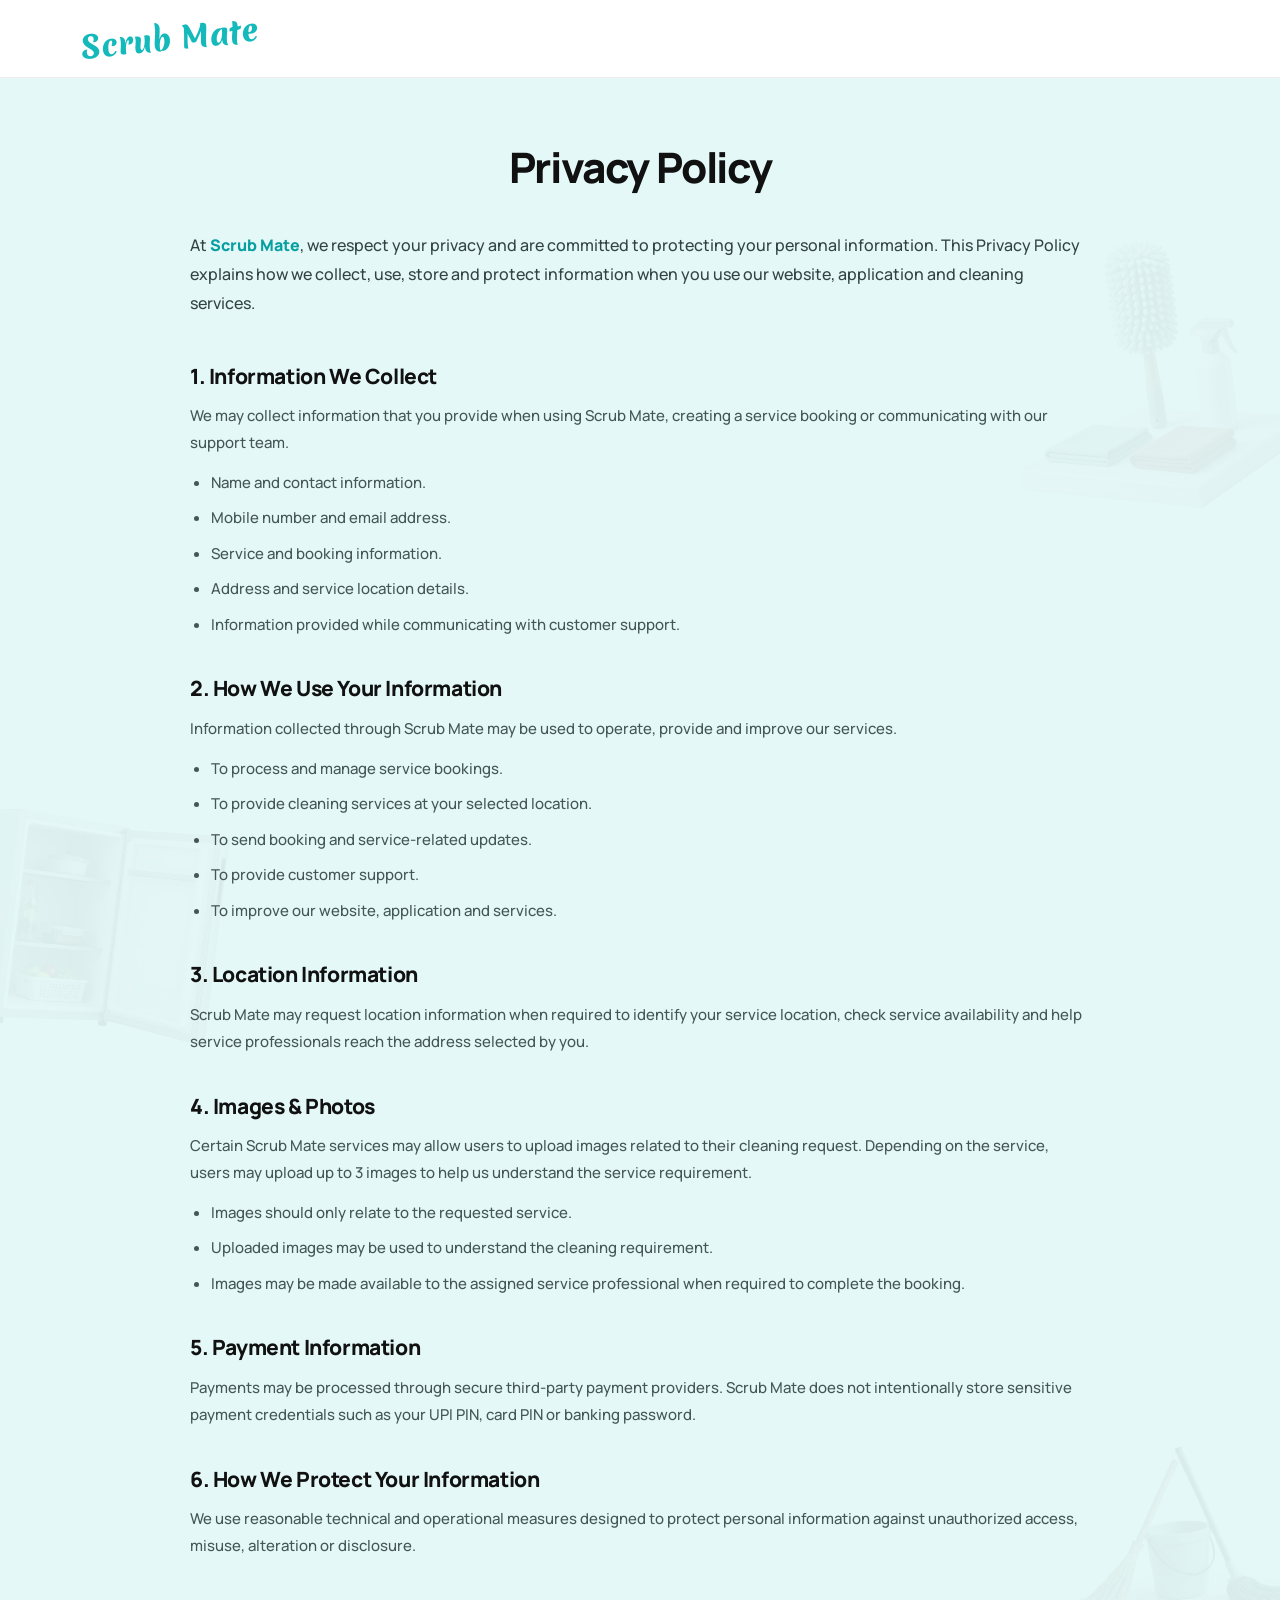
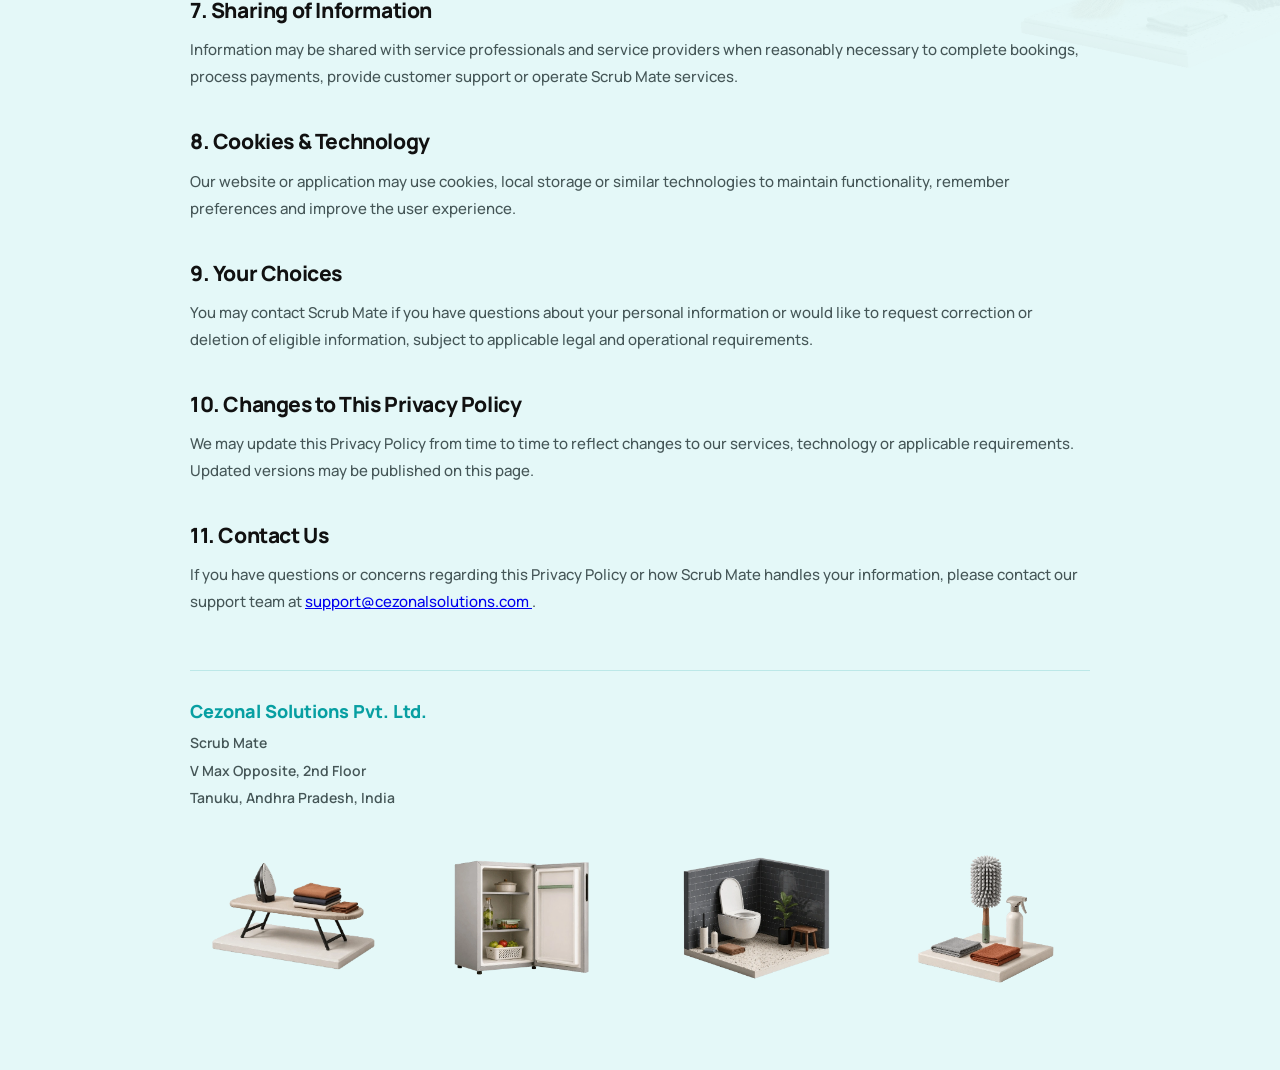
<file: privacy.html>
<!DOCTYPE html>
<html lang="en">

<head>

<meta charset="UTF-8">
<meta name="viewport" content="width=device-width, initial-scale=1.0">

<title>Privacy Policy - Scrub Mate</title>

<link rel="icon" type="image/png" href="logo.png">

<!-- GOOGLE FONTS -->
<link rel="preconnect" href="https://fonts.googleapis.com">
<link rel="preconnect" href="https://fonts.gstatic.com" crossorigin>

<link href="https://fonts.googleapis.com/css2?family=Manrope:wght@400;500;600;700;800&family=Merienda:wght@700;800&display=swap"
      rel="stylesheet">

<style>

/* =========================
   RESET
========================= */

*{
    margin:0;
    padding:0;
    box-sizing:border-box;
}

html{
    scroll-behavior:smooth;
}

body{
    width:100%;
    min-height:100vh;
    font-family:"Manrope", sans-serif;
    background:#e4f8f8;
    color:#111;
}


/* =========================
   STICKY NAVBAR
========================= */

.privacyNav{
    width:100%;
    height:78px;

    background:#fff;
    border-bottom:1px solid #eeeeee;

    display:flex;
    align-items:center;

    position:sticky;
    top:0;

    z-index:1000;
}

.privacyNavInner{
    width:min(1120px, calc(100% - 50px));
    height:100%;

    margin:0 auto;

    display:flex;
    align-items:center;
    justify-content:flex-start;
}


/* =========================
   SCRUB MATE LOGO
========================= */

.privacyNavLogo{
    display:inline-block;

    font-family:"Merienda", cursive;
    font-size:30px;
    font-weight:800;
    line-height:1;

    color:#14b9bb;

    text-decoration:none;

    transform:rotate(-6deg);
    transform-origin:center;

    transition:transform .18s ease;
}

.privacyNavLogo:hover{
    transform:rotate(-6deg) scale(1.03);
}

.privacyNavLogo:active{
    transform:rotate(-6deg) scale(.97);
}


/* =========================
   PRIVACY PAGE AREA
========================= */

.privacyPage{
    width:100%;

    min-height:calc(100vh - 78px);

    background:#e4f8f8;

    position:relative;
    overflow:hidden;

    padding-bottom:80px;
}


/* =========================
   HEADING
========================= */

.privacyHero{
    width:100%;

    padding:65px 20px 40px;

    background:#e4f8f8;

    text-align:center;

    position:relative;
    z-index:5;
}

.privacyHero h1{
    margin:0;

    font-family:"Manrope", sans-serif;

    font-size:42px;
    font-weight:800;

    line-height:1.15;
    letter-spacing:-1.4px;

    color:#111;
}


/* =========================
   LIGHT BACKGROUND IMAGES
========================= */

.privacyDecor{
    position:absolute;

    display:block;

    width:auto;

    object-fit:contain;

    pointer-events:none;

    user-select:none;

    z-index:1;

    opacity:0.055;
}


/* IMAGE 1 */

.privacyDecorOne{
    width:330px;

    top:150px;
    right:-40px;

    transform:rotate(-8deg);
}


/* IMAGE 2 */

.privacyDecorTwo{
    width:300px;

    top:720px;
    left:-55px;

    transform:rotate(7deg);
}


/* IMAGE 3 */

.privacyDecorThree{
    width:340px;

    top:1350px;
    right:-70px;

    transform:rotate(-5deg);
}


/* =========================
   PRIVACY CONTENT
========================= */

.privacyContent{
    width:min(900px, calc(100% - 40px));

    margin:0 auto;

    position:relative;
    z-index:5;
}


/* =========================
   INTRO
========================= */

.privacyIntro{
    margin:0 0 45px;

    color:#334344;

    font-size:16px;
    font-weight:500;

    line-height:1.8;
}


/* =========================
   EACH POLICY POINT
========================= */

.privacyPoint{
    margin-bottom:38px;
}

.privacyPoint:last-child{
    margin-bottom:0;
}

.privacyPoint h2{
    margin:0 0 12px;

    color:#111;

    font-size:21px;
    font-weight:800;

    line-height:1.3;

    letter-spacing:-0.4px;
}

.privacyPoint p{
    margin:0;

    color:#455657;

    font-size:15px;
    font-weight:500;

    line-height:1.8;
}


/* =========================
   LIST
========================= */

.privacyList{
    margin:14px 0 0;
    padding-left:21px;
}

.privacyList li{
    margin-bottom:10px;

    color:#455657;

    font-size:15px;
    font-weight:500;

    line-height:1.7;
}

.privacyList li:last-child{
    margin-bottom:0;
}


/* =========================
   BRAND TEXT
========================= */

.privacyHighlight{
    color:#079fa2;
    font-weight:800;
}


/* =========================
   COMPANY DETAILS
========================= */

.privacyCompany{
    margin-top:55px;
    padding-top:28px;

    border-top:1px solid rgba(7,159,162,.18);
}

.privacyCompanyTitle{
    margin-bottom:9px;

    color:#079fa2;

    font-size:18px;
    font-weight:800;
}

.privacyCompany p{
    margin:0 0 5px;

    color:#455657;

    font-size:14px;
    font-weight:600;

    line-height:1.6;
}


/* =========================
   TABLET
========================= */

@media(max-width:900px){

    .privacyDecorOne{
        width:280px;
        right:-80px;
    }

    .privacyDecorTwo{
        width:260px;
        left:-80px;
    }

    .privacyDecorThree{
        width:290px;
        right:-90px;
    }
}


/* =========================
   MOBILE
========================= */

@media(max-width:700px){

    .privacyNav{
        height:68px;
    }

    .privacyNavInner{
        width:100%;
        margin:0;
        padding:0 18px;
    }

    .privacyNavLogo{
        font-size:27px;
    }


    /* PAGE */

    .privacyPage{
        min-height:calc(100vh - 68px);
        padding-bottom:60px;
    }


    /* HEADING */

    .privacyHero{
        padding:48px 15px 36px;
    }

    .privacyHero h1{
        font-size:31px;
        letter-spacing:-0.8px;
    }


    /* CONTENT */

    .privacyContent{
        width:calc(100% - 36px);
    }

    .privacyIntro{
        margin-bottom:36px;

        font-size:14px;
        line-height:1.75;
    }

    .privacyPoint{
        margin-bottom:32px;
    }

    .privacyPoint h2{
        margin-bottom:10px;

        font-size:18px;
    }

    .privacyPoint p{
        font-size:14px;
        line-height:1.75;
    }

    .privacyList{
        margin-top:12px;
        padding-left:19px;
    }

    .privacyList li{
        margin-bottom:9px;

        font-size:14px;
        line-height:1.7;
    }


    /* BACKGROUND IMAGES */

    .privacyDecor{
        opacity:0.05;
    }

    .privacyDecorOne{
        width:220px;

        top:170px;
        right:-75px;
    }

    .privacyDecorTwo{
        width:210px;

        top:850px;
        left:-80px;
    }

    .privacyDecorThree{
        width:230px;

        top:1550px;
        right:-90px;
    }


    /* COMPANY */

    .privacyCompany{
        margin-top:45px;
        padding-top:24px;
    }

    .privacyCompanyTitle{
        font-size:16px;
    }

    .privacyCompany p{
        font-size:13px;
    }
}


/* =========================
   SMALL MOBILE
========================= */

@media(max-width:390px){

    .privacyNav{
        height:64px;
    }

    .privacyNavInner{
        padding:0 15px;
    }

    .privacyNavLogo{
        font-size:25px;
    }


    .privacyHero{
        padding:42px 12px 32px;
    }

    .privacyHero h1{
        font-size:28px;
    }


    .privacyContent{
        width:calc(100% - 30px);
    }

    .privacyIntro{
        font-size:13.5px;
    }

    .privacyPoint h2{
        font-size:17px;
    }

    .privacyPoint p,
    .privacyList li{
        font-size:13.5px;
    }


    .privacyDecorOne{
        width:190px;
    }

    .privacyDecorTwo{
        width:185px;
    }

    .privacyDecorThree{
        width:200px;
    }

}
/* =========================
   COMPANY 4 IMAGES
========================= */

.privacyCompanyImages{
    width:100%;

    margin-top:35px;

    display:grid;
    grid-template-columns:repeat(4, 1fr);

    align-items:end;

    gap:25px;
}


.privacyCompanyImage{
    width:100%;
    height:145px;

    display:flex;
    align-items:flex-end;
    justify-content:center;
}


.privacyCompanyImage img{
    display:block;

    width:auto;
    max-width:100%;
    height:140px;

    object-fit:contain;
}


/* =========================
   MOBILE
========================= */

@media(max-width:700px){

    .privacyCompanyImages{
        margin-top:28px;

        grid-template-columns:repeat(4, minmax(0, 1fr));

        gap:8px;
    }

    .privacyCompanyImage{
        height:90px;
    }

    .privacyCompanyImage img{
        width:100%;
        max-width:100%;
        height:88px;

        object-fit:contain;
    }
}


/* =========================
   SMALL MOBILE
========================= */

@media(max-width:390px){

    .privacyCompanyImages{
        gap:5px;
        margin-top:25px;
    }

    .privacyCompanyImage{
        height:78px;
    }

    .privacyCompanyImage img{
        height:76px;
    }
}
</style>

</head>


<body>


<!-- =========================
     STICKY NAVBAR
========================= -->

<header class="privacyNav">

    <div class="privacyNavInner">

        <a href="index.html"
           class="privacyNavLogo">
            Scrub Mate
        </a>

    </div>

</header>



<!-- =========================
     PRIVACY PAGE
========================= -->

<main class="privacyPage">


    <!-- LIGHT BACKGROUND IMAGES -->

    <img
        src="service/4.webp"
        class="privacyDecor privacyDecorOne"
        alt="">

    <img
        src="service/2.webp"
        class="privacyDecor privacyDecorTwo"
        alt="">

    <img
        src="service/7.webp"
        class="privacyDecor privacyDecorThree"
        alt="">



    <!-- =========================
         HEADING
    ========================= -->

    <section class="privacyHero">

        <h1>Privacy Policy</h1>

    </section>



    <!-- =========================
         CONTENT
    ========================= -->

    <div class="privacyContent">


        <!-- INTRO -->

        <p class="privacyIntro">

            At <span class="privacyHighlight">Scrub Mate</span>,
            we respect your privacy and are committed to protecting
            your personal information. This Privacy Policy explains
            how we collect, use, store and protect information when
            you use our website, application and cleaning services.

        </p>



        <!-- 1 -->

        <div class="privacyPoint">

            <h2>1. Information We Collect</h2>

            <p>
                We may collect information that you provide when
                using Scrub Mate, creating a service booking or
                communicating with our support team.
            </p>

            <ul class="privacyList">

                <li>Name and contact information.</li>

                <li>Mobile number and email address.</li>

                <li>Service and booking information.</li>

                <li>Address and service location details.</li>

                <li>
                    Information provided while communicating
                    with customer support.
                </li>

            </ul>

        </div>



        <!-- 2 -->

        <div class="privacyPoint">

            <h2>2. How We Use Your Information</h2>

            <p>
                Information collected through Scrub Mate may be
                used to operate, provide and improve our services.
            </p>

            <ul class="privacyList">

                <li>
                    To process and manage service bookings.
                </li>

                <li>
                    To provide cleaning services at your
                    selected location.
                </li>

                <li>
                    To send booking and service-related updates.
                </li>

                <li>
                    To provide customer support.
                </li>

                <li>
                    To improve our website, application
                    and services.
                </li>

            </ul>

        </div>



        <!-- 3 -->

        <div class="privacyPoint">

            <h2>3. Location Information</h2>

            <p>
                Scrub Mate may request location information when
                required to identify your service location, check
                service availability and help service professionals
                reach the address selected by you.
            </p>

        </div>



        <!-- 4 -->

        <div class="privacyPoint">

            <h2>4. Images &amp; Photos</h2>

            <p>
                Certain Scrub Mate services may allow users to
                upload images related to their cleaning request.
                Depending on the service, users may upload
                up to 3 images to help us understand the
                service requirement.
            </p>

            <ul class="privacyList">

                <li>
                    Images should only relate to the requested service.
                </li>

                <li>
                    Uploaded images may be used to understand
                    the cleaning requirement.
                </li>

                <li>
                    Images may be made available to the assigned
                    service professional when required to complete
                    the booking.
                </li>

            </ul>

        </div>



        <!-- 5 -->

        <div class="privacyPoint">

            <h2>5. Payment Information</h2>

            <p>
                Payments may be processed through secure third-party
                payment providers. Scrub Mate does not intentionally
                store sensitive payment credentials such as your
                UPI PIN, card PIN or banking password.
            </p>

        </div>



        <!-- 6 -->

        <div class="privacyPoint">

            <h2>6. How We Protect Your Information</h2>

            <p>
                We use reasonable technical and operational measures
                designed to protect personal information against
                unauthorized access, misuse, alteration or disclosure.
            </p>

        </div>



        <!-- 7 -->

        <div class="privacyPoint">

            <h2>7. Sharing of Information</h2>

            <p>
                Information may be shared with service professionals
                and service providers when reasonably necessary to
                complete bookings, process payments, provide customer
                support or operate Scrub Mate services.
            </p>

        </div>



        <!-- 8 -->

        <div class="privacyPoint">

            <h2>8. Cookies &amp; Technology</h2>

            <p>
                Our website or application may use cookies, local
                storage or similar technologies to maintain
                functionality, remember preferences and improve
                the user experience.
            </p>

        </div>



        <!-- 9 -->

        <div class="privacyPoint">

            <h2>9. Your Choices</h2>

            <p>
                You may contact Scrub Mate if you have questions
                about your personal information or would like to
                request correction or deletion of eligible
                information, subject to applicable legal and
                operational requirements.
            </p>

        </div>



        <!-- 10 -->

        <div class="privacyPoint">

            <h2>10. Changes to This Privacy Policy</h2>

            <p>
                We may update this Privacy Policy from time to time
                to reflect changes to our services, technology or
                applicable requirements. Updated versions may be
                published on this page.
            </p>

        </div>



        <!-- 11 -->

      <div class="privacyPoint">

    <h2>11. Contact Us</h2>

    <p>
        If you have questions or concerns regarding this
        Privacy Policy or how Scrub Mate handles your
        information, please contact our support team at
        <a href="mailto:support@cezonalsolutions.com"
           class="privacyEmail">
            support@cezonalsolutions.com
        </a>.
    </p>

</div>



        <!-- =========================
             COMPANY DETAILS
        ========================= -->
<!-- =========================
     COMPANY DETAILS
========================= -->

<div class="privacyCompany">

    <div class="privacyCompanyTitle">
        Cezonal Solutions Pvt. Ltd.
    </div>

    <p>Scrub Mate</p>

    <p>V Max Opposite, 2nd Floor</p>

    <p>Tanuku, Andhra Pradesh, India</p>


    <!-- 4 IMAGES -->

    <div class="privacyCompanyImages">

        <div class="privacyCompanyImage">
            <img src="service/1.webp" alt="">
        </div>

        <div class="privacyCompanyImage">
            <img src="service/2.webp" alt="">
        </div>

        <div class="privacyCompanyImage">
            <img src="service/3.webp" alt="">
        </div>

        <div class="privacyCompanyImage">
            <img src="service/4.webp" alt="">
        </div>

    </div>

</div>


    </div>

</main>


</body>

</html>
</file>
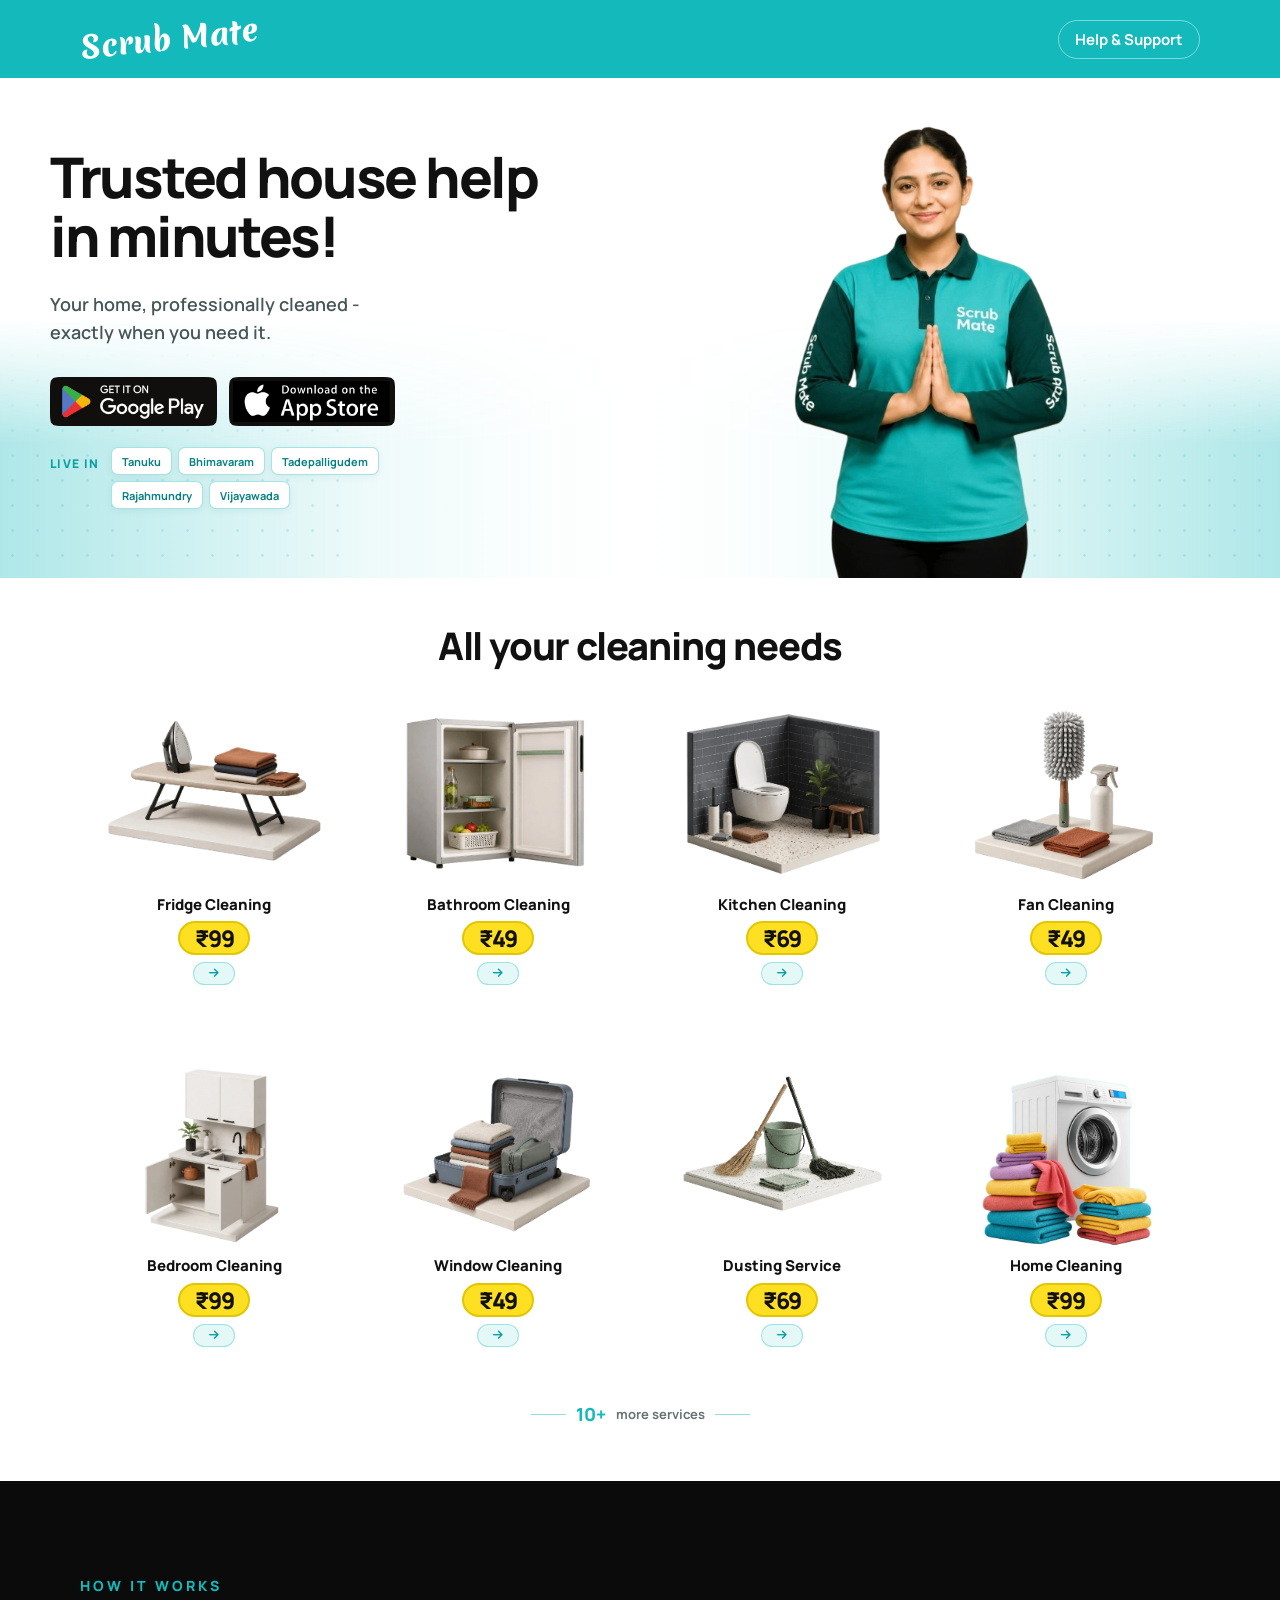
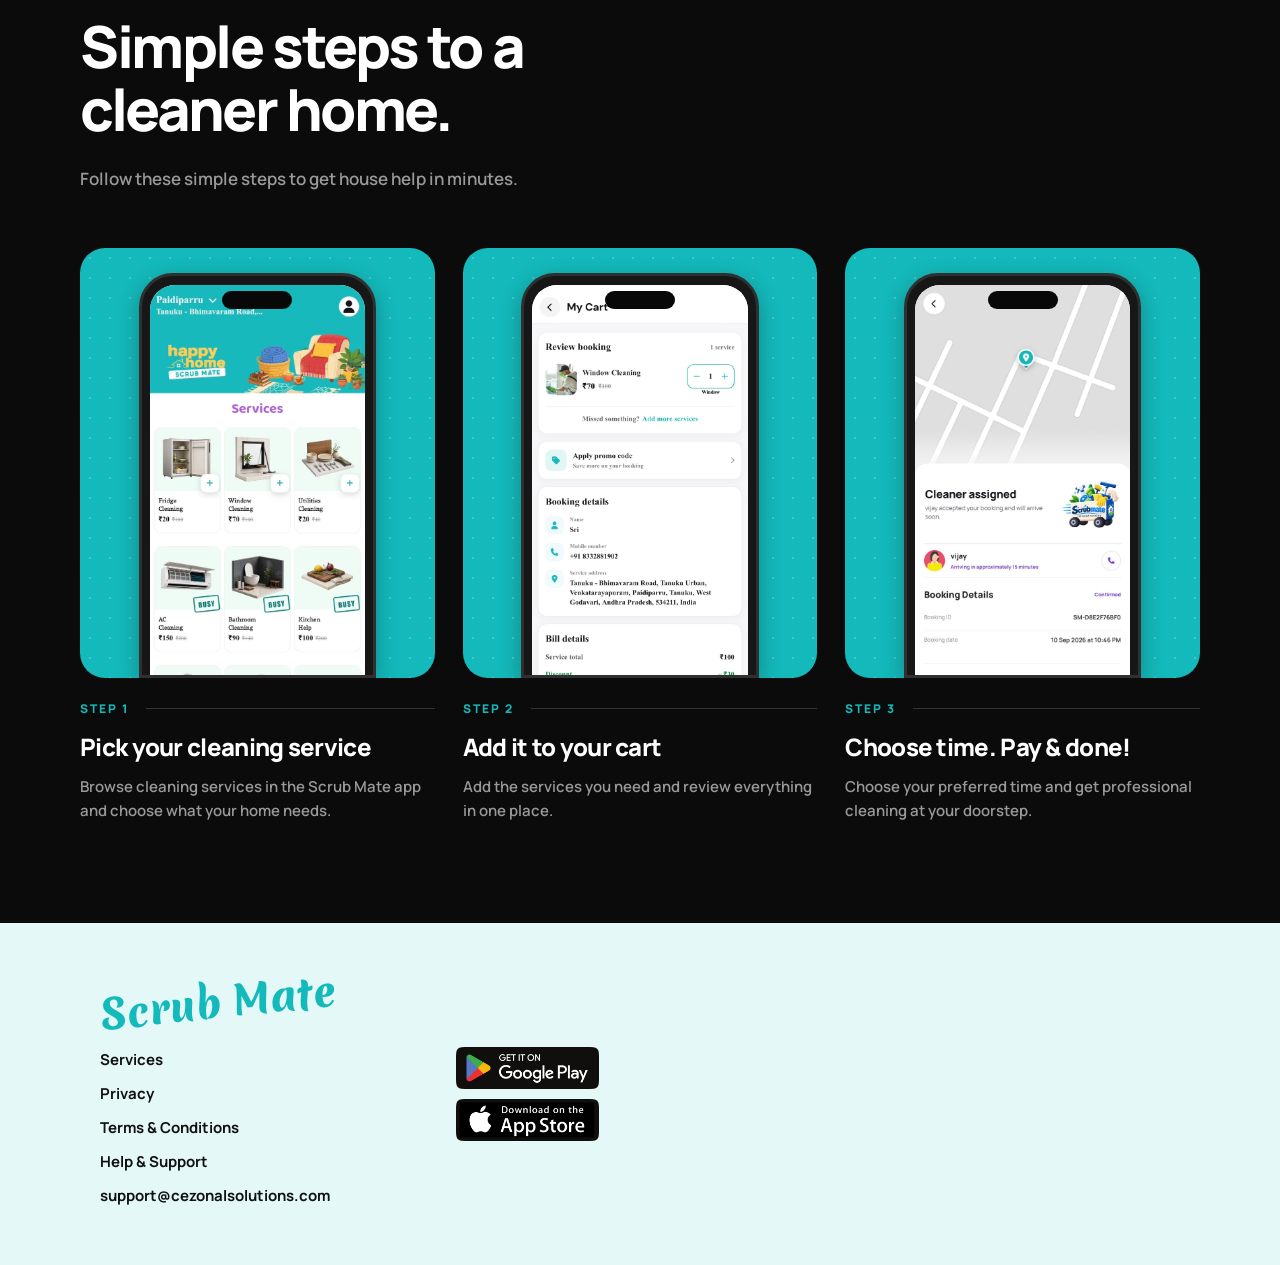
<file: services.html>
<!DOCTYPE html>
<html lang="en">

<head>

<meta charset="UTF-8">
<meta name="viewport" content="width=device-width, initial-scale=1.0">

<title>Services - Scrub Mate</title>

<link rel="icon" type="image/png" href="logo.png">
<link rel="stylesheet" href="https://cdnjs.cloudflare.com/ajax/libs/font-awesome/6.5.2/css/all.min.css">


<link rel="preconnect" href="https://fonts.googleapis.com">
<link rel="preconnect" href="https://fonts.gstatic.com" crossorigin>

<link href="https://fonts.googleapis.com/css2?family=Manrope:wght@400;500;600;700;800&family=Merienda:wght@700;800&display=swap"
      rel="stylesheet">

<style>

*{
    margin:0;
    padding:0;
    box-sizing:border-box;
}

html{
    scroll-behavior:smooth;
}

body{
    width:100%;
    min-height:100vh;
    font-family:"Manrope", sans-serif;
    background:#fff;
    color:#111;
}


/* =========================
   NAVBAR
========================= */

.servicesNav{
    width:100%;
    height:78px;
    background:#14b9bb;

    display:flex;
    align-items:center;

    position:sticky;
    top:0;
    z-index:1000;
}

.servicesNavInner{
    width:min(1120px, calc(100% - 50px));
    height:100%;

    margin:0 auto;

    display:flex;
    align-items:center;
}

.servicesNavLogo{
    display:inline-block;

    font-family:"Merienda", cursive;
    font-size:30px;
    font-weight:800;
    line-height:1;

    color:#fff;
    text-decoration:none;

    transform:rotate(-6deg);
    transform-origin:center;

    transition:transform .18s ease;
}

.servicesNavLogo:hover{
    transform:rotate(-6deg) scale(1.03);
}

.servicesNavLogo:active{
    transform:rotate(-6deg) scale(.97);
}


/* =========================
   HERO
========================= */

.servicesHero{
    width:100%;
    height:500px;

    background:#fff;

    position:relative;
    overflow:hidden;
}


/* =========================
   BOTTOM FADE
========================= */

.servicesHeroFade{
    position:absolute;

    left:0;
    bottom:0;

    width:100%;
    height:52%;

    z-index:1;
    pointer-events:none;

    background:
        linear-gradient(
            90deg,

            rgba(20,185,187,.34) 0%,
            rgba(20,185,187,.20) 15%,
            rgba(20,185,187,.07) 29%,
            rgba(20,185,187,.015) 42%,

            rgba(20,185,187,0) 50%,

            rgba(20,185,187,.015) 58%,
            rgba(20,185,187,.07) 71%,
            rgba(20,185,187,.20) 85%,
            rgba(20,185,187,.34) 100%
        );

    -webkit-mask-image:
        linear-gradient(
            to bottom,
            transparent 0%,
            rgba(0,0,0,.30) 18%,
            #000 48%,
            #000 100%
        );

    mask-image:
        linear-gradient(
            to bottom,
            transparent 0%,
            rgba(0,0,0,.30) 18%,
            #000 48%,
            #000 100%
        );
}


/* =========================
   LEFT DOTS
========================= */

/* =========================
   LEFT DOTS - SMALL + LIGHT
========================= */

.servicesHeroDotsLeft{
    position:absolute;
    left:0;
    bottom:0;

    width:28%;
    height:52%;

    z-index:2;
    pointer-events:none;

    /* LIGHT */
    opacity:.18;

    /* SMALL DOTS */
    background-image:
        radial-gradient(
            circle,
            #14b9bb 1.2px,
            transparent 1.6px
        );

    /* MORE CLEAN SPACE */
    background-size:25px 25px;

    -webkit-mask-image:
        linear-gradient(
            to bottom,
            transparent 0%,
            rgba(0,0,0,.25) 25%,
            #000 55%,
            #000 100%
        );

    mask-image:
        linear-gradient(
            to bottom,
            transparent 0%,
            rgba(0,0,0,.25) 25%,
            #000 55%,
            #000 100%
        );
}


/* =========================
   RIGHT DOTS - SMALL + LIGHT
========================= */

.servicesHeroDotsRight{
    position:absolute;
    right:0;
    bottom:0;

    width:28%;
    height:52%;

    z-index:2;
    pointer-events:none;

    /* LIGHT */
    opacity:.18;

    /* SMALL DOTS */
    background-image:
        radial-gradient(
            circle,
            #14b9bb 1.2px,
            transparent 1.6px
        );

    background-size:25px 25px;

    -webkit-mask-image:
        linear-gradient(
            to bottom,
            transparent 0%,
            rgba(0,0,0,.25) 25%,
            #000 55%,
            #000 100%
        );

    mask-image:
        linear-gradient(
            to bottom,
            transparent 0%,
            rgba(0,0,0,.25) 25%,
            #000 55%,
            #000 100%
        );
}


/* =========================
   HERO INNER
========================= */

.servicesHeroInner{
    width:min(1180px, calc(100% - 50px));
    height:100%;

    margin:0 auto;

    display:grid;
    grid-template-columns:.88fr 1.12fr;

    align-items:center;

    gap:35px;

    position:relative;
    z-index:5;
}


/* =========================
   LEFT CONTENT
========================= */

.servicesHeroContent{
    position:relative;
    z-index:5;
}

.servicesHeroContent h1{
    margin:0;

    color:#111;

    font-size:56px;
    font-weight:800;

    line-height:1.06;

    letter-spacing:-2.3px;
}

.servicesHeroContent p{
    margin:24px 0 0;

    color:#465657;

    font-size:18px;
    font-weight:600;

    line-height:1.6;
}


/* =========================
   STORE BUTTONS
========================= */

.servicesStores{
    margin-top:30px;

    display:flex;

    align-items:center;
    justify-content:flex-start;

    gap:12px;
}

.servicesStores a{
    display:block;
    text-decoration:none;
}

.servicesStores img{
    display:block;

    width:auto;
    height:49px;

    object-fit:contain;

    transition:transform .18s ease;
}

.servicesStores a:hover img{
    transform:translateY(-2px);
}

.servicesStores a:active img{
    transform:scale(.97);
}


/* =========================
   LIVE IN AREA
========================= */

.servicesLive{
    width:100%;

    margin-top:21px;

    display:flex;

    align-items:flex-start;

    gap:12px;
}

.servicesLiveTitle{
    flex-shrink:0;

    padding-top:8px;

    color:#079fa2;

    font-size:12px;
    font-weight:800;

    letter-spacing:1.3px;

    white-space:nowrap;
}


/* =========================
   CITY ROWS
========================= */

.servicesLiveRows{
    display:flex;

    flex-direction:column;

    align-items:flex-start;

    gap:6px;
}

.servicesCityRow{
    display:flex;

    align-items:center;

    gap:6px;
}


/* =========================
   WHITE CITY BOX
========================= */

.servicesCity{
    display:inline-flex;

    align-items:center;
    justify-content:center;

    min-height:28px;

    padding:6px 10px;

    background:#ffffff;

    border:1px solid rgba(20,185,187,.38);

    border-radius:7px;

    box-shadow:
        0 2px 8px rgba(0,0,0,.05);

    color:#087f81;

    font-size:11px;
    font-weight:700;

    line-height:1;

    white-space:nowrap;
}


/* =========================
   RIGHT IMAGE
========================= */

.servicesHeroImageBox{
    width:100%;
    height:100%;

    display:flex;

    align-items:flex-end;
    justify-content:center;

    position:relative;

    z-index:5;
}

.servicesHeroImage{
    display:block;

    width:auto;

    max-width:720px;
    max-height:485px;

    object-fit:contain;

    position:relative;

    z-index:5;

    transform:
        translateY(12px)
        scale(1.08);

    transform-origin:bottom center;
}


/* =========================
   TABLET
========================= */

@media(max-width:900px){

    .servicesHero{
        height:470px;
    }

    .servicesHeroInner{
        width:calc(100% - 35px);

        gap:20px;
    }

    .servicesHeroContent h1{
        font-size:47px;
    }

    .servicesHeroContent p{
        font-size:16px;
    }

    .servicesStores img{
        height:44px;
    }

    .servicesLive{
        margin-top:17px;

        gap:8px;
    }

    .servicesLiveTitle{
        padding-top:7px;

        font-size:10px;
    }

    .servicesLiveRows{
        gap:5px;
    }

    .servicesCityRow{
        gap:5px;
    }

    .servicesCity{
        min-height:25px;

        padding:5px 7px;

        font-size:9px;
    }

    .servicesHeroImage{
        max-width:600px;
        max-height:450px;

        transform:
            translateY(10px)
            scale(1.06);
    }
}


/* =========================
   MOBILE
========================= */

@media(max-width:700px){

    .servicesNav{
        height:68px;
    }

    .servicesNavInner{
        width:100%;

        margin:0;

        padding:0 18px;
    }

    .servicesNavLogo{
        font-size:27px;
    }


    .servicesHero{
        height:725px;

        background:#fff;
    }

    .servicesHeroInner{
        width:100%;
        height:100%;

        margin:0;

        padding:40px 18px 0;

        display:flex;

        flex-direction:column;

        align-items:center;

        gap:0;
    }


    /* TEXT */

    .servicesHeroContent{
        width:100%;

        text-align:left;
    }

    .servicesHeroContent h1{
        font-size:42px;

        line-height:1.07;

        letter-spacing:-1.7px;
    }

    .servicesHeroContent p{
        margin-top:18px;

        font-size:15px;

        line-height:1.55;
    }


    /* STORES */

    .servicesStores{
        margin-top:24px;

        justify-content:flex-start;

        gap:10px;
    }

    .servicesStores img{
        height:42px;
    }


    /* LIVE IN */

    .servicesLive{
        margin-top:17px;

        gap:8px;
    }

    .servicesLiveTitle{
        padding-top:7px;

        font-size:10px;

        letter-spacing:.8px;
    }

    .servicesLiveRows{
        gap:5px;
    }

    .servicesCityRow{
        gap:5px;
    }

    .servicesCity{
        min-height:25px;

        padding:5px 7px;

        border-radius:6px;

        font-size:9.5px;
    }


    /* IMAGE */

    .servicesHeroImageBox{
        width:100%;

        flex:1;

        margin-top:8px;

        display:flex;

        align-items:flex-end;
        justify-content:center;
    }

    .servicesHeroImage{
        width:auto;

        max-width:115%;
        max-height:345px;

        object-fit:contain;

        transform:
            translateY(10px)
            scale(1.08);
    }


    /* FADE */

    .servicesHeroFade{
        height:52%;

        background:
            linear-gradient(
                90deg,

                rgba(20,185,187,.32) 0%,
                rgba(20,185,187,.16) 18%,
                rgba(20,185,187,.04) 32%,

                rgba(20,185,187,0) 50%,

                rgba(20,185,187,.04) 68%,
                rgba(20,185,187,.16) 82%,
                rgba(20,185,187,.32) 100%
            );
    }


    /* DOTS */

    .servicesHeroDotsLeft,
    .servicesHeroDotsRight{
        width:27%;
        height:52%;

        opacity:.31;

        background-image:
            radial-gradient(
                circle,
                #14b9bb 1.7px,
                transparent 2.2px
            );

        background-size:20px 20px;
    }
}


/* =========================
   SMALL MOBILE
========================= */

@media(max-width:390px){

    .servicesNav{
        height:64px;
    }

    .servicesNavInner{
        padding:0 15px;
    }

    .servicesNavLogo{
        font-size:25px;
    }


    .servicesHero{
        height:700px;
    }

    .servicesHeroInner{
        padding:35px 15px 0;
    }


    .servicesHeroContent h1{
        font-size:37px;

        line-height:1.07;

        letter-spacing:-1.4px;
    }

    .servicesHeroContent p{
        margin-top:16px;

        font-size:14px;
    }


    .servicesStores{
        margin-top:21px;

        gap:8px;
    }

    .servicesStores img{
        height:38px;
    }


    /* LIVE */

    .servicesLive{
        margin-top:15px;

        gap:6px;
    }

    .servicesLiveTitle{
        padding-top:6px;

        font-size:9px;

        letter-spacing:.6px;
    }

    .servicesLiveRows{
        gap:4px;
    }

    .servicesCityRow{
        gap:4px;
    }

    .servicesCity{
        min-height:23px;

        padding:4px 6px;

        border-radius:6px;

        font-size:8.5px;
    }


    /* IMAGE */

    .servicesHeroImageBox{
        margin-top:6px;
    }

    .servicesHeroImage{
        max-width:115%;
        max-height:320px;

        transform:
            translateY(8px)
            scale(1.08);
    }


    .servicesHeroFade{
        height:52%;
    }

    .servicesHeroDotsLeft,
    .servicesHeroDotsRight{
        width:26%;
        height:52%;

        background-size:18px 18px;
    }
}
/* =========================
   ALL YOUR CLEANING NEEDS
========================= */

.scrubNeedsSection{
    width:100%;
    padding:45px 15px 25px;
    background:#fff;
    text-align:center;
}

.scrubNeedsSection h2{
    margin:0;
    color:#111;
    font-family:"Manrope", sans-serif;
    font-size:38px;
    font-weight:800;
    line-height:1.2;
    letter-spacing:-1.2px;
    white-space:nowrap;
}


/* =========================
   ALL CLEANING NEEDS GRID
========================= */

.scrubNeedsGrid{
    width:min(1080px, calc(100% - 40px));

    margin:5px auto 80px;

    display:grid;
    grid-template-columns:repeat(4, 1fr);

    column-gap:55px;
    row-gap:75px;
}


/* =========================
   EACH SERVICE
========================= */

.scrubNeedItem{
    width:100%;

    display:flex;
    flex-direction:column;
    align-items:center;
    justify-content:flex-start;

    position:relative;
}


/* =========================
   IMAGE
========================= */

.scrubNeedImage{
    width:100%;
    height:190px;

    display:flex;
    align-items:flex-end;
    justify-content:center;

    position:relative;
}

.scrubNeedImage img{
    display:block;

    width:auto;
    max-width:100%;
    height:185px;

    object-fit:contain;

    position:relative;
    z-index:1;
}


/* =========================
   PRICE BADGE
========================= */

.scrubNeedPrice{
    position:relative;
    z-index:5;

    margin-top:-6px;

    min-width:72px;
    height:34px;

    padding:0 11px;

    display:flex;
    align-items:center;
    justify-content:center;

    background:#ffdf21;

    border:2px solid #e2c600;

    border-radius:18px;

    color:#111;

    font-family:"Manrope", sans-serif;

    font-size:23px;
    font-weight:900;

    line-height:1;

    letter-spacing:-1px;

    box-sizing:border-box;
}


/* =========================
   TABLET
========================= */

@media(max-width:900px){

    .scrubNeedsGrid{
        width:calc(100% - 30px);

        column-gap:28px;
        row-gap:60px;
    }

    .scrubNeedImage{
        height:165px;
    }

    .scrubNeedImage img{
        height:160px;
        max-width:100%;
    }

    .scrubNeedPrice{
        margin-top:-5px;

        min-width:65px;
        height:31px;

        padding:0 10px;

        font-size:20px;

        border-width:2px;
        border-radius:16px;
    }
}


/* =========================
   MOBILE
   2 EACH ROW
========================= */

@media(max-width:700px){

    .scrubNeedsSection{
        padding:35px 10px 22px;
    }

    .scrubNeedsSection h2{
        font-size:25px;
        letter-spacing:-0.6px;
    }

    .scrubNeedsGrid{
        width:calc(100% - 24px);

        margin:5px auto 55px;

        grid-template-columns:repeat(2, minmax(0, 1fr));

        column-gap:18px;
        row-gap:48px;
    }

    .scrubNeedImage{
        width:100%;
        height:145px;
    }

    .scrubNeedImage img{
        width:auto;
        max-width:100%;
        height:140px;

        object-fit:contain;
    }

    .scrubNeedPrice{
        margin-top:-5px;

        min-width:60px;
        height:29px;

        padding:0 9px;

        border-width:1.5px;
        border-radius:15px;

        font-size:18px;

        line-height:1;

        letter-spacing:-0.7px;
    }
}


/* =========================
   SMALL MOBILE
========================= */

@media(max-width:390px){

    .scrubNeedsSection{
        padding:32px 8px 20px;
    }

    .scrubNeedsSection h2{
        font-size:23px;
        letter-spacing:-0.5px;
    }

    .scrubNeedsGrid{
        width:calc(100% - 18px);

        grid-template-columns:repeat(2, minmax(0, 1fr));

        column-gap:10px;
        row-gap:42px;
    }

    .scrubNeedImage{
        height:130px;
    }

    .scrubNeedImage img{
        max-width:100%;
        height:126px;
    }

    .scrubNeedPrice{
        margin-top:-4px;

        min-width:56px;
        height:27px;

        padding:0 8px;

        border-width:1.5px;
        border-radius:14px;

        font-size:17px;

        line-height:1;

        letter-spacing:-0.5px;
    }
}
/* SERVICE NAME */

.scrubNeedName{
    width:100%;

    margin-top:7px;
    margin-bottom:7px;

    text-align:center;

    color:#111;

    font-family:"Manrope", sans-serif;

    font-size:15px;
    font-weight:800;

    line-height:1.25;
}


/* PRICE - NAME ADD CHESAM KABATTI
   OLD NEGATIVE MARGIN REMOVE */

.scrubNeedPrice{
    margin-top:0;
}


/* MOBILE */

@media(max-width:700px){

    .scrubNeedName{
        margin-top:5px;
        margin-bottom:6px;

        font-size:13px;

        line-height:1.2;
    }

    .scrubNeedPrice{
        margin-top:0;
    }
}


/* SMALL MOBILE */

@media(max-width:390px){

    .scrubNeedName{
        margin-top:4px;
        margin-bottom:5px;

        font-size:12px;
    }

    .scrubNeedPrice{
        margin-top:0;
    }
}

/* SERVICE ARROW */
.scrubNeedArrow{
    margin-top:7px;
    width:42px;
    height:23px;
    display:flex;
    align-items:center;
    justify-content:center;
    background:#e4f8f8;
    border:1px solid rgba(20,185,187,.35);
    border-radius:20px;
    color:#079fa2;
    font-size:11px;
    cursor:pointer;
    transition:.18s ease;
}
.scrubNeedArrow:hover{
    background:#14b9bb;
    color:#fff;
    transform:translateX(2px);
}
@media(max-width:700px){
    .scrubNeedArrow{
        width:38px;
        height:21px;
        margin-top:6px;
        font-size:10px;
    }
}
@media(max-width:390px){
    .scrubNeedArrow{
        width:36px;
        height:20px;
        margin-top:5px;
        font-size:9px;
    }
}


/* =========================
   NAVBAR HELP
========================= */

.servicesNavInner{
    justify-content:space-between;
}

.servicesNavHelp{
    color:#fff;
    text-decoration:none;
    font-family:"Manrope", sans-serif;
    font-size:15px;
    font-weight:700;
    padding:8px 16px;
    border:1px solid rgba(255,255,255,.45);
    border-radius:20px;
    transition:.18s ease;
}

.servicesNavHelp:hover{
    background:#fff;
    color:#079fa2;
}

@media(max-width:700px){
    .servicesNavHelp{
        font-size:13px;
        padding:7px 14px;
    }
}

@media(max-width:390px){
    .servicesNavHelp{
        font-size:12px;
        padding:6px 12px;
    }
}

/* LAST HOME CLEANING - EXTRA SERVICES TEXT */
.scrubMoreServices{
    width:100%;
    margin-top:8px;
    padding-right:4px;
    text-align:right;
    color:#079fa2;
    font-family:"Manrope", sans-serif;
    font-size:13px;
    font-weight:800;
    line-height:1.2;
}

@media(max-width:700px){
    .scrubMoreServices{
        margin-top:7px;
        padding-right:2px;
        font-size:11px;
    }
}

@media(max-width:390px){
    .scrubMoreServices{
        margin-top:6px;
        font-size:10px;
    }
}

/* =========================
   HOW IT WORKS
========================= */

.scrubHowWorks{
    width:100%;
    padding:95px 0 100px;
    background:#0b0b0b;
    overflow:hidden;
}

.scrubHowInner{
    width:min(1120px, calc(100% - 50px));
    margin:0 auto;
}


/* TOP CONTENT */

.scrubHowIntro{
    margin-bottom:55px;
}

.scrubHowLabel{
    margin-bottom:20px;

    color:#14b9bb;

    font-family:"Manrope", sans-serif;
    font-size:14px;
    font-weight:800;

    letter-spacing:3px;
}

.scrubHowIntro h2{
    margin:0;

    color:#fff;

    font-family:"Manrope", sans-serif;
    font-size:58px;
    font-weight:800;

    line-height:1.08;
    letter-spacing:-2.4px;
}

.scrubHowIntro p{
    max-width:600px;

    margin-top:25px;

    color:#999;

    font-size:17px;
    font-weight:600;

    line-height:1.6;
}


/* =========================
   GRID
========================= */

.scrubHowGrid{
    width:100%;

    display:grid;
    grid-template-columns:repeat(3, 1fr);

    gap:28px;
}

.scrubHowStep{
    width:100%;
    min-width:0;
}


/* =========================
   GREEN DOTTED BOX
========================= */

.scrubHowImageBox{
    width:100%;
    height:430px;

    position:relative;

    display:flex;
    align-items:flex-end;
    justify-content:center;

    padding:38px 25px 0;

    background:#14b9bb;

    border-radius:25px;

    overflow:hidden;
}


/* DOTS */

.scrubHowImageBox::before{
    content:"";

    position:absolute;
    inset:0;

    z-index:1;

    opacity:.22;

    background-image:
        radial-gradient(
            circle,
            rgba(255,255,255,.95) 1.2px,
            transparent 1.6px
        );

    background-size:20px 20px;

    border-radius:inherit;

    pointer-events:none;
}


/* =========================
   PHONE FRAME
========================= */

.scrubPhone{
    width:78%;
    height:405px;

    position:relative;
    z-index:3;

    padding:9px 8px 0;

    background:#171717;

    border:3px solid #303030;

    border-radius:34px 34px 0 0;

    box-shadow:0 7px 22px rgba(0,0,0,.28);

    overflow:hidden;
}


/* PHONE TOP */

.scrubPhoneTop{
    position:absolute;

    top:15px;
    left:0;

    width:100%;

    display:flex;
    justify-content:center;

    z-index:10;

    pointer-events:none;
}

.scrubPhoneTop span{
    display:block;

    width:70px;
    height:18px;

    background:#080808;

    border-radius:20px;
}


/* =========================
   PHONE SCREEN
========================= */

.scrubPhoneScreen{
    width:100%;
    height:100%;

    position:relative;

    overflow:hidden;

    background:#fff;

    border-radius:25px 25px 0 0;
}

.scrubPhoneScreen img{
    width:100%;
    height:100%;

    display:block;

    object-fit:cover;
    object-position:top center;

    opacity:1;

}


/* IMAGE CHANGE FADE */

.scrubPhoneScreen img.scrubChanging{
    opacity:0;
}


/* =========================
   STEP NUMBER
========================= */

.scrubStepTop{
    width:100%;

    margin-top:22px;

    display:flex;
    align-items:center;

    gap:17px;
}

.scrubStepTop span{
    flex-shrink:0;

    color:#14b9bb;

    font-size:12px;
    font-weight:800;

    letter-spacing:2px;
}

.scrubStepTop i{
    display:block;

    width:100%;
    height:1px;

    background:#333;
}


/* TEXT */

.scrubHowStep h3{
    margin-top:15px;

    color:#fff;

    font-size:24px;
    font-weight:800;

    line-height:1.25;

    letter-spacing:-.7px;
}

.scrubHowStep > p{
    margin-top:13px;

    color:#999;

    font-size:15px;
    font-weight:600;

    line-height:1.6;
}


/* =========================
   TABLET
========================= */

@media(max-width:900px){

    .scrubHowWorks{
        padding:75px 0 80px;
    }

    .scrubHowInner{
        width:calc(100% - 35px);
    }

    .scrubHowIntro h2{
        font-size:49px;
    }

    .scrubHowGrid{
        gap:18px;
    }

    .scrubHowImageBox{
        height:370px;
        padding:30px 18px 0;

        border-radius:22px;
    }

    .scrubPhone{
        width:82%;
        height:350px;

        padding:8px 7px 0;

        border-radius:29px 29px 0 0;
    }

    .scrubPhoneScreen{
        border-radius:21px 21px 0 0;
    }

    .scrubPhoneTop{
        top:13px;
    }

    .scrubPhoneTop span{
        width:57px;
        height:15px;
    }

    .scrubHowStep h3{
        font-size:20px;
    }

    .scrubHowStep > p{
        font-size:13px;
    }
}


/* =========================
   MOBILE
========================= */

@media(max-width:700px){

    .scrubHowWorks{
        padding:58px 0 70px;
    }

    .scrubHowInner{
        width:100%;
        padding:0 16px;
    }


    .scrubHowIntro{
        margin-bottom:38px;
    }

    .scrubHowLabel{
        margin-bottom:16px;

        font-size:11px;
        letter-spacing:2.3px;
    }

    .scrubHowIntro h2{
        font-size:40px;

        line-height:1.08;
        letter-spacing:-1.6px;
    }

    .scrubHowIntro p{
        margin-top:19px;

        font-size:14px;
        line-height:1.55;
    }


    /* ONE CARD PER ROW */

    .scrubHowGrid{
        grid-template-columns:1fr;
        gap:55px;
    }


    /* GREEN BOX */

    .scrubHowImageBox{
        height:455px;

        padding:35px 20px 0;

        border-radius:23px;
    }

    .scrubHowImageBox::before{
        opacity:.18;

        background-image:
            radial-gradient(
                circle,
                rgba(255,255,255,.9) 1px,
                transparent 1.4px
            );

        background-size:18px 18px;
    }


    /* PHONE */

    .scrubPhone{
        width:76%;
        max-width:280px;

        height:430px;

        padding:8px 7px 0;

        border-width:3px;

        border-radius:32px 32px 0 0;
    }

    .scrubPhoneScreen{
        border-radius:24px 24px 0 0;
    }

    .scrubPhoneTop{
        top:14px;
    }

    .scrubPhoneTop span{
        width:65px;
        height:17px;
    }


    .scrubStepTop{
        margin-top:18px;
        gap:13px;
    }

    .scrubStepTop span{
        font-size:10px;
    }

    .scrubHowStep h3{
        margin-top:13px;
        font-size:22px;
    }

    .scrubHowStep > p{
        margin-top:10px;
        font-size:14px;
    }
}

/* =========================
   SCRUB MATE FOOTER
========================= */

.scrubFooter{
    width:100%;
    background:#e4f8f8;
    margin:0;
    padding:0;
}

.scrubFooterInner{
    width:min(1080px, calc(100% - 40px));
    min-height:310px;

    margin:0 auto;
    padding:60px 0;

    display:flex;
    align-items:center;

    gap:120px;
}


/* =========================
   LEFT SIDE
========================= */

.scrubFooterLeft{
    display:flex;
    flex-direction:column;
    align-items:flex-start;
}


/* =========================
   LOGO
========================= */

.scrubFooterLogo{
    display:inline-block;

    margin-bottom:28px;

    font-family:"Merienda", cursive;

    font-size:40px;
    font-weight:800;
    line-height:1;

    color:#14b9bb;

    transform:rotate(-6deg);
    transform-origin:center;
}


/* =========================
   LINKS + MAIL
========================= */

.scrubFooterLinks{
    display:flex;
    flex-direction:column;
    align-items:flex-start;

    gap:16px;
}

.scrubFooterLinks a{
    color:#111;

    text-decoration:none;

    font-family:"Manrope", sans-serif;

    font-size:15px;
    font-weight:700;

    line-height:1.2;
}

.scrubFooterLinks a:hover{
    color:#079fa2;
}


/* =========================
   GOOGLE PLAY + APP STORE
========================= */

.scrubFooterStores{
    display:flex;
    flex-direction:column;

    align-items:flex-start;

    gap:10px;
}

.scrubFooterStores a{
    display:block;
    text-decoration:none;
}

.scrubFooterStores img{
    display:block;

    width:auto;
    height:42px;

    object-fit:contain;
}


/* =========================
   TABLET
========================= */

@media(max-width:900px){

    .scrubFooterInner{
        width:calc(100% - 40px);

        gap:80px;

        min-height:280px;

        padding:50px 0;
    }

    .scrubFooterLogo{
        font-size:36px;

        margin-bottom:25px;
    }

    .scrubFooterLinks{
        gap:14px;
    }

    .scrubFooterLinks a{
        font-size:14px;
    }

    .scrubFooterStores img{
        height:40px;
    }
}


/* =========================
   MOBILE
========================= */

@media(max-width:700px){

    .scrubFooter{
        background:#e4f8f8;
    }

    .scrubFooterInner{
        width:100%;

        min-height:240px;

        margin:0;

        padding:35px 18px 38px;

        display:flex;
        flex-direction:row;

        align-items:flex-end;
        justify-content:space-between;

        gap:15px;
    }


    /* LEFT */

    .scrubFooterLeft{
        flex:1;

        min-width:0;

        align-items:flex-start;
    }


    /* LOGO */

    .scrubFooterLogo{
        margin:0 0 25px;

        font-size:29px;

        transform:rotate(-6deg);
    }


    /* LINKS */

    .scrubFooterLinks{
        gap:13px;
    }

    .scrubFooterLinks a{
        font-size:12px;

        font-weight:700;

        white-space:nowrap;
    }


    /* PLAY STORE + APP STORE RIGHT */

    .scrubFooterStores{
        flex-shrink:0;

        align-items:flex-end;

        gap:8px;

        padding-bottom:0;
    }

    .scrubFooterStores img{
        width:auto;

        height:37px;

        object-fit:contain;
    }
}


/* =========================
   SMALL MOBILE
========================= */

@media(max-width:390px){

    .scrubFooterInner{
        min-height:225px;

        padding:32px 15px 35px;

        gap:10px;
    }

    .scrubFooterLogo{
        font-size:27px;

        margin-bottom:23px;
    }

    .scrubFooterLinks{
        gap:12px;
    }

    .scrubFooterLinks a{
        font-size:11px;
    }

    .scrubFooterStores{
        gap:7px;
    }

    .scrubFooterStores img{
        height:34px;
    }
}
/* =========================
   SMALL MOBILE
========================= */

@media(max-width:390px){

    .scrubHowWorks{
        padding:52px 0 62px;
    }

    .scrubHowInner{
        padding:0 13px;
    }

    .scrubHowIntro h2{
        font-size:36px;
    }

    .scrubHowIntro p{
        font-size:13px;
    }

    .scrubHowGrid{
        gap:48px;
    }

    .scrubHowImageBox{
        height:420px;

        padding:32px 16px 0;

        border-radius:20px;
    }

    .scrubHowImageBox::before{
        opacity:.15;
        background-size:17px 17px;
    }

    .scrubPhone{
        width:78%;
        max-width:255px;

        height:398px;

        padding:7px 6px 0;

        border-radius:29px 29px 0 0;
    }

    .scrubPhoneScreen{
        border-radius:21px 21px 0 0;
    }

    .scrubPhoneTop{
        top:12px;
    }

    .scrubPhoneTop span{
        width:58px;
        height:15px;
    }

    .scrubHowStep h3{
        font-size:20px;
    }

    .scrubHowStep > p{
        font-size:13px;
    }
}
.moreServicesText{
    width:100%;
    margin:-25px auto 55px;

    display:flex;
    align-items:center;
    justify-content:center;
    gap:10px;

    font-family:"Manrope", sans-serif;
    color:#667273;
    font-size:13px;
    font-weight:700;
}

.moreServicesText strong{
    color:#14b9bb;
    font-size:18px;
    font-weight:800;
}

.moreLine{
    width:35px;
    height:1px;
    background:rgba(20,185,187,.45);
}

@media(max-width:700px){
    .moreServicesText{
        margin:-10px auto 42px;
        gap:8px;
        font-size:12px;
    }

    .moreServicesText strong{
        font-size:16px;
    }

    .moreLine{
        width:26px;
    }
}
</style>

</head>


<body>


<!-- =========================
     NAVBAR
========================= -->

<header class="servicesNav">

    <div class="servicesNavInner">

        <a href="index.html" class="servicesNavLogo">
            Scrub Mate
        </a>

      <a href="help.html" class="servicesNavHelp">
    Help &amp; Support
</a>

    </div>

</header>



<!-- =========================
     HERO
========================= -->

<section class="servicesHero">


    <!-- COLOR FADE -->

    <div class="servicesHeroFade"></div>


    <!-- LEFT + RIGHT DOTS -->

    <div class="servicesHeroDotsLeft"></div>

    <div class="servicesHeroDotsRight"></div>



    <div class="servicesHeroInner">


        <!-- LEFT CONTENT -->

        <div class="servicesHeroContent">


            <h1>
                Trusted house help<br>
                in minutes!
            </h1>


            <p>
                Your home, professionally cleaned -<br>
                exactly when you need it.
            </p>



            <!-- STORE BUTTONS -->

            <div class="servicesStores">

                <a href="#">
                    <img
                        src="google.avif"
                        alt="Get it on Google Play">
                </a>

                <a href="#">
                    <img
                        src="app.avif"
                        alt="Download on the App Store">
                </a>

            </div>



            <!-- =========================
                 LIVE IN
            ========================= -->

            <div class="servicesLive">


                <div class="servicesLiveTitle">
                    LIVE IN
                </div>


                <div class="servicesLiveRows">


                    <!-- FIRST ROW - 3 -->

                    <div class="servicesCityRow">

                        <span class="servicesCity">
                            Tanuku
                        </span>

                        <span class="servicesCity">
                            Bhimavaram
                        </span>

                        <span class="servicesCity">
                            Tadepalligudem
                        </span>

                    </div>


                    <!-- SECOND ROW - 2 -->

                    <div class="servicesCityRow">

                        <span class="servicesCity">
                            Rajahmundry
                        </span>

                        <span class="servicesCity">
                            Vijayawada
                        </span>

                    </div>


                </div>

            </div>


        </div>



        <!-- RIGHT IMAGE -->

        <div class="servicesHeroImageBox">

            <img
                src="service/hero.webp"
                class="servicesHeroImage"
                alt="Scrub Mate Cleaning Service">

        </div>


    </div>

</section>
<!-- =========================
     ALL YOUR CLEANING NEEDS
========================= -->

<section class="scrubNeedsSection">
    <h2>All your cleaning needs</h2>
</section>

<section class="scrubNeedsGrid">

    <div class="scrubNeedItem">
        <div class="scrubNeedImage">
            <img src="service/1.webp" alt="Fridge Cleaning">
        </div>

        <div class="scrubNeedName">
            Fridge Cleaning
        </div>

        <div class="scrubNeedPrice">₹99</div>
        <div class="scrubNeedArrow">
            <i class="fa-solid fa-arrow-right"></i>
        </div>
    </div>


    <div class="scrubNeedItem">
        <div class="scrubNeedImage">
            <img src="service/2.webp" alt="Bathroom Cleaning">
        </div>

        <div class="scrubNeedName">
            Bathroom Cleaning
        </div>

        <div class="scrubNeedPrice">₹49</div>
        <div class="scrubNeedArrow">
            <i class="fa-solid fa-arrow-right"></i>
        </div>
    </div>


    <div class="scrubNeedItem">
        <div class="scrubNeedImage">
            <img src="service/3.webp" alt="Kitchen Cleaning">
        </div>

        <div class="scrubNeedName">
            Kitchen Cleaning
        </div>

        <div class="scrubNeedPrice">₹69</div>
        <div class="scrubNeedArrow">
            <i class="fa-solid fa-arrow-right"></i>
        </div>
    </div>


    <div class="scrubNeedItem">
        <div class="scrubNeedImage">
            <img src="service/4.webp" alt="Fan Cleaning">
        </div>

        <div class="scrubNeedName">
            Fan Cleaning
        </div>

        <div class="scrubNeedPrice">₹49</div>
        <div class="scrubNeedArrow">
            <i class="fa-solid fa-arrow-right"></i>
        </div>
    </div>


    <div class="scrubNeedItem">
        <div class="scrubNeedImage">
            <img src="service/5.webp" alt="Bedroom Cleaning">
        </div>

        <div class="scrubNeedName">
            Bedroom Cleaning
        </div>

        <div class="scrubNeedPrice">₹99</div>
        <div class="scrubNeedArrow">
            <i class="fa-solid fa-arrow-right"></i>
        </div>
    </div>


    <div class="scrubNeedItem">
        <div class="scrubNeedImage">
            <img src="service/6.webp" alt="Window Cleaning">
        </div>

        <div class="scrubNeedName">
            Window Cleaning
        </div>

        <div class="scrubNeedPrice">₹49</div>
        <div class="scrubNeedArrow">
            <i class="fa-solid fa-arrow-right"></i>
        </div>
    </div>


    <div class="scrubNeedItem">
        <div class="scrubNeedImage">
            <img src="service/7.webp" alt="Dusting Service">
        </div>

        <div class="scrubNeedName">
            Dusting Service
        </div>

        <div class="scrubNeedPrice">₹69</div>
        <div class="scrubNeedArrow">
            <i class="fa-solid fa-arrow-right"></i>
        </div>
    </div>


    <div class="scrubNeedItem">
        <div class="scrubNeedImage">
            <img src="service/8.webp" alt="Home Cleaning">
        </div>

        <div class="scrubNeedName">
            Home Cleaning
        </div>

        <div class="scrubNeedPrice">₹99</div>
        <div class="scrubNeedArrow">
            <i class="fa-solid fa-arrow-right"></i>
        </div>

    </div>

</section>
<div class="moreServicesText">
    <span class="moreLine"></span>
    <strong>10+</strong>
    <span>more services</span>
    <span class="moreLine"></span>
</div>
<section class="scrubHowWorks">

    <div class="scrubHowInner">

        <div class="scrubHowIntro">

            <div class="scrubHowLabel">
                HOW IT WORKS
            </div>

            <h2>
                Simple steps to a<br>
                cleaner home.
            </h2>

            <p>
                Follow these simple steps to get house help in minutes.
            </p>

        </div>


        <div class="scrubHowGrid">

            <!-- STEP 1 -->
            <div class="scrubHowStep">

                <div class="scrubHowImageBox">

                    <div class="scrubPhone">

                        <div class="scrubPhoneTop">
                            <span></span>
                        </div>

                        <div class="scrubPhoneScreen scrubAutoPreview"
                             data-images="preview/1.jpeg,preview/2.jpeg">

                            <img
                                src="preview/1.jpeg"
                                alt="Scrub Mate Service Preview">

                        </div>

                    </div>

                </div>


                <div class="scrubStepTop">
                    <span>STEP 1</span>
                    <i></i>
                </div>

                <h3>Pick your cleaning service</h3>

                <p>
                    Browse cleaning services in the Scrub Mate app
                    and choose what your home needs.
                </p>

            </div>


            <!-- STEP 2 -->
            <div class="scrubHowStep">

                <div class="scrubHowImageBox">

                    <div class="scrubPhone">

                        <div class="scrubPhoneTop">
                            <span></span>
                        </div>

                        <div class="scrubPhoneScreen scrubAutoPreview"
                             data-images="preview/3.jpeg,preview/4.jpeg">

                            <img
                                src="preview/3.jpeg"
                                alt="Scrub Mate Cart Preview">

                        </div>

                    </div>

                </div>


                <div class="scrubStepTop">
                    <span>STEP 2</span>
                    <i></i>
                </div>

                <h3>Add it to your cart</h3>

                <p>
                    Add the services you need and review
                    everything in one place.
                </p>

            </div>


            <!-- STEP 3 -->
            <div class="scrubHowStep">

                <div class="scrubHowImageBox">

                    <div class="scrubPhone">

                        <div class="scrubPhoneTop">
                            <span></span>
                        </div>

                        <div class="scrubPhoneScreen scrubAutoPreview"
                             data-images="preview/5.jpeg,preview/6.jpeg">

                            <img
                                src="preview/5.jpeg"
                                alt="Scrub Mate Booking Preview">

                        </div>

                    </div>

                </div>


                <div class="scrubStepTop">
                    <span>STEP 3</span>
                    <i></i>
                </div>

                <h3>Choose time. Pay &amp; done!</h3>

                <p>
                    Choose your preferred time and get
                    professional cleaning at your doorstep.
                </p>

            </div>

        </div>

    </div>

</section>
<!-- =========================
     SCRUB MATE FOOTER
========================= -->

<footer class="scrubFooter">

    <div class="scrubFooterInner">

        <!-- LEFT -->
        <div class="scrubFooterLeft">

            <div class="scrubFooterLogo">
                Scrub Mate
            </div>

            <nav class="scrubFooterLinks">

                <a href="services.html">
                    Services
                </a>

                <a href="privacy.html">
                    Privacy
                </a>

                <a href="conditions.html">
                    Terms &amp; Conditions
                </a>

                <a href="help.html">
                    Help &amp; Support
                </a>

                <a href="mailto:support@cezonalsolutions.com">
                    support@cezonalsolutions.com
                </a>

            </nav>

        </div>


        <!-- RIGHT - APP DOWNLOAD -->
        <div class="scrubFooterStores">

            <a href="#" aria-label="Download on Google Play">
                <img
                    src="google.avif"
                    alt="Get it on Google Play">
            </a>

            <a href="#" aria-label="Download on App Store">
                <img
                    src="app.avif"
                    alt="Download on the App Store">
            </a>

        </div>

    </div>

</footer>
</body>
<script>
document.addEventListener("DOMContentLoaded", function(){

    const previews = document.querySelectorAll(".scrubAutoPreview");

    previews.forEach(function(preview){

        const image = preview.querySelector("img");

        const images = preview.dataset.images
            .split(",")
            .map(src => src.trim());

        let currentIndex = 0;

        setInterval(function(){

            currentIndex = (currentIndex + 1) % images.length;

            image.src = images[currentIndex];

        }, 3000);

    });

});
</script>
</html>
</file>
